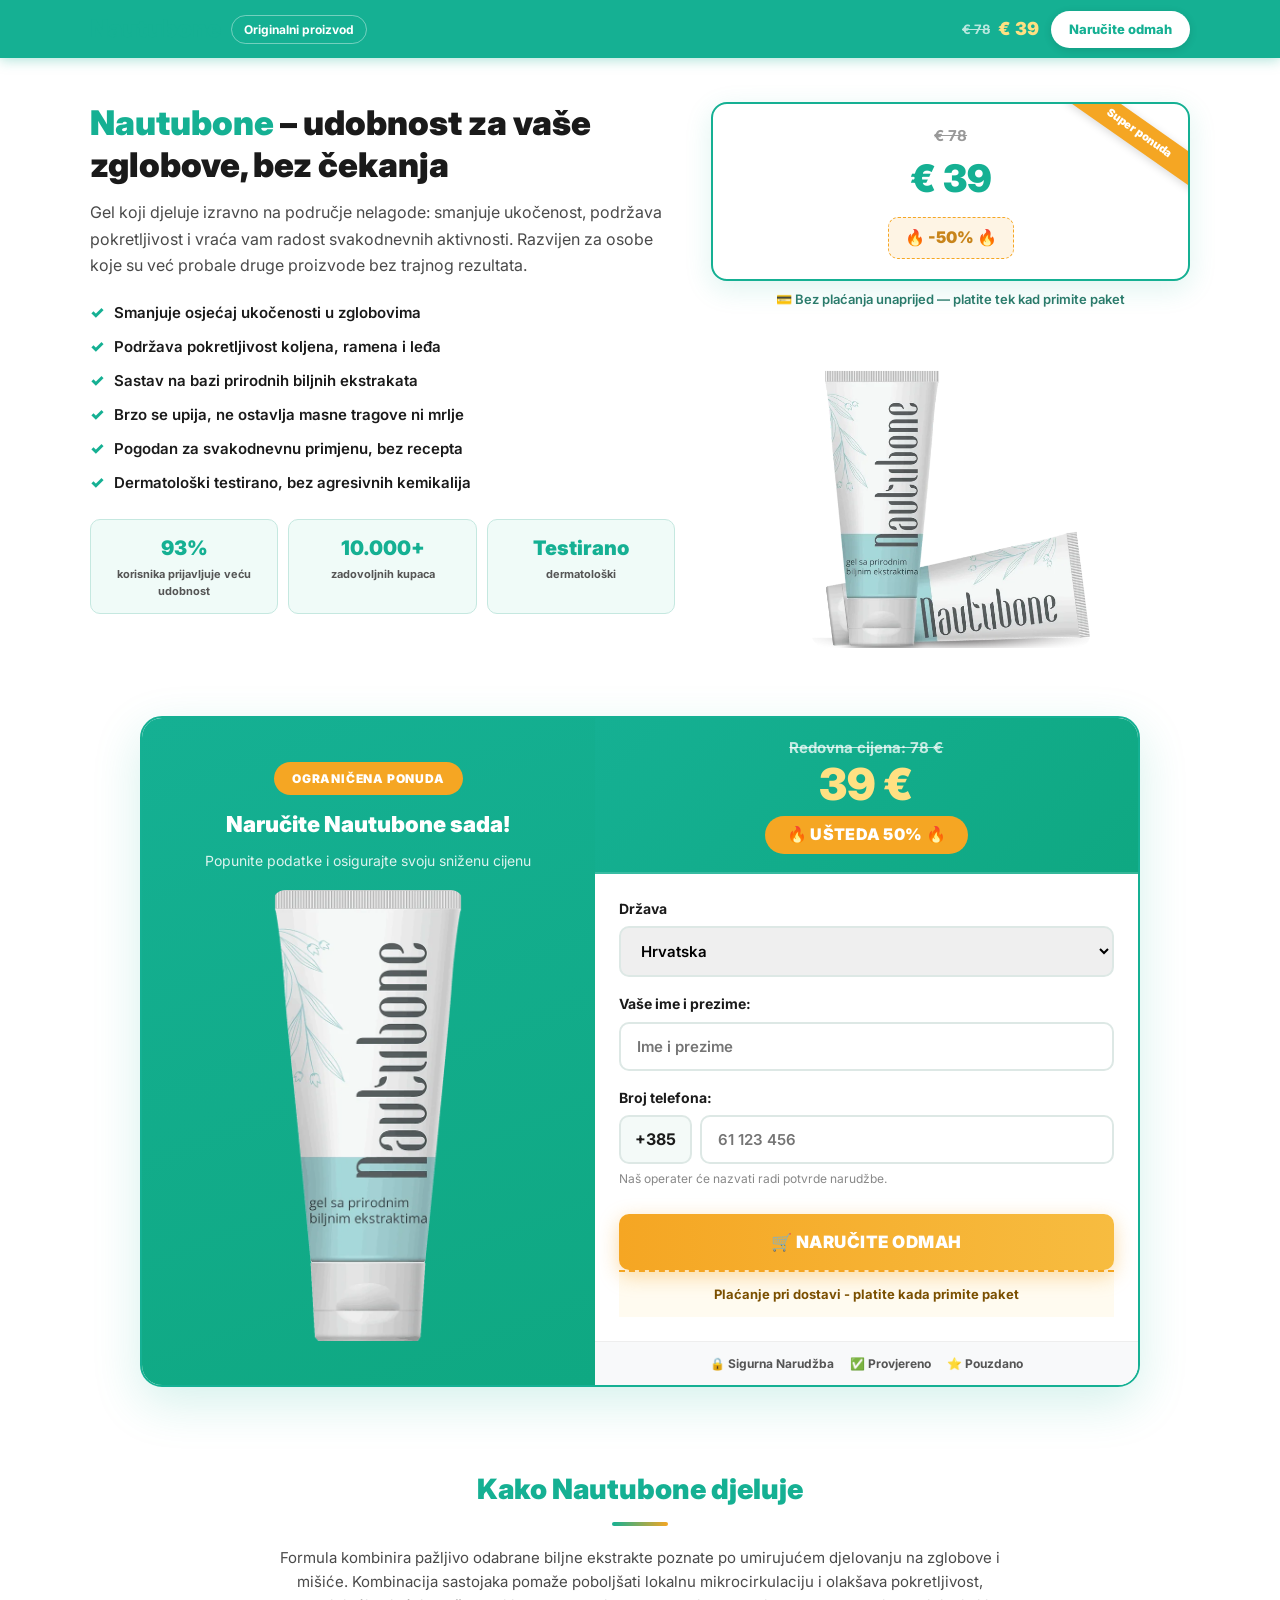
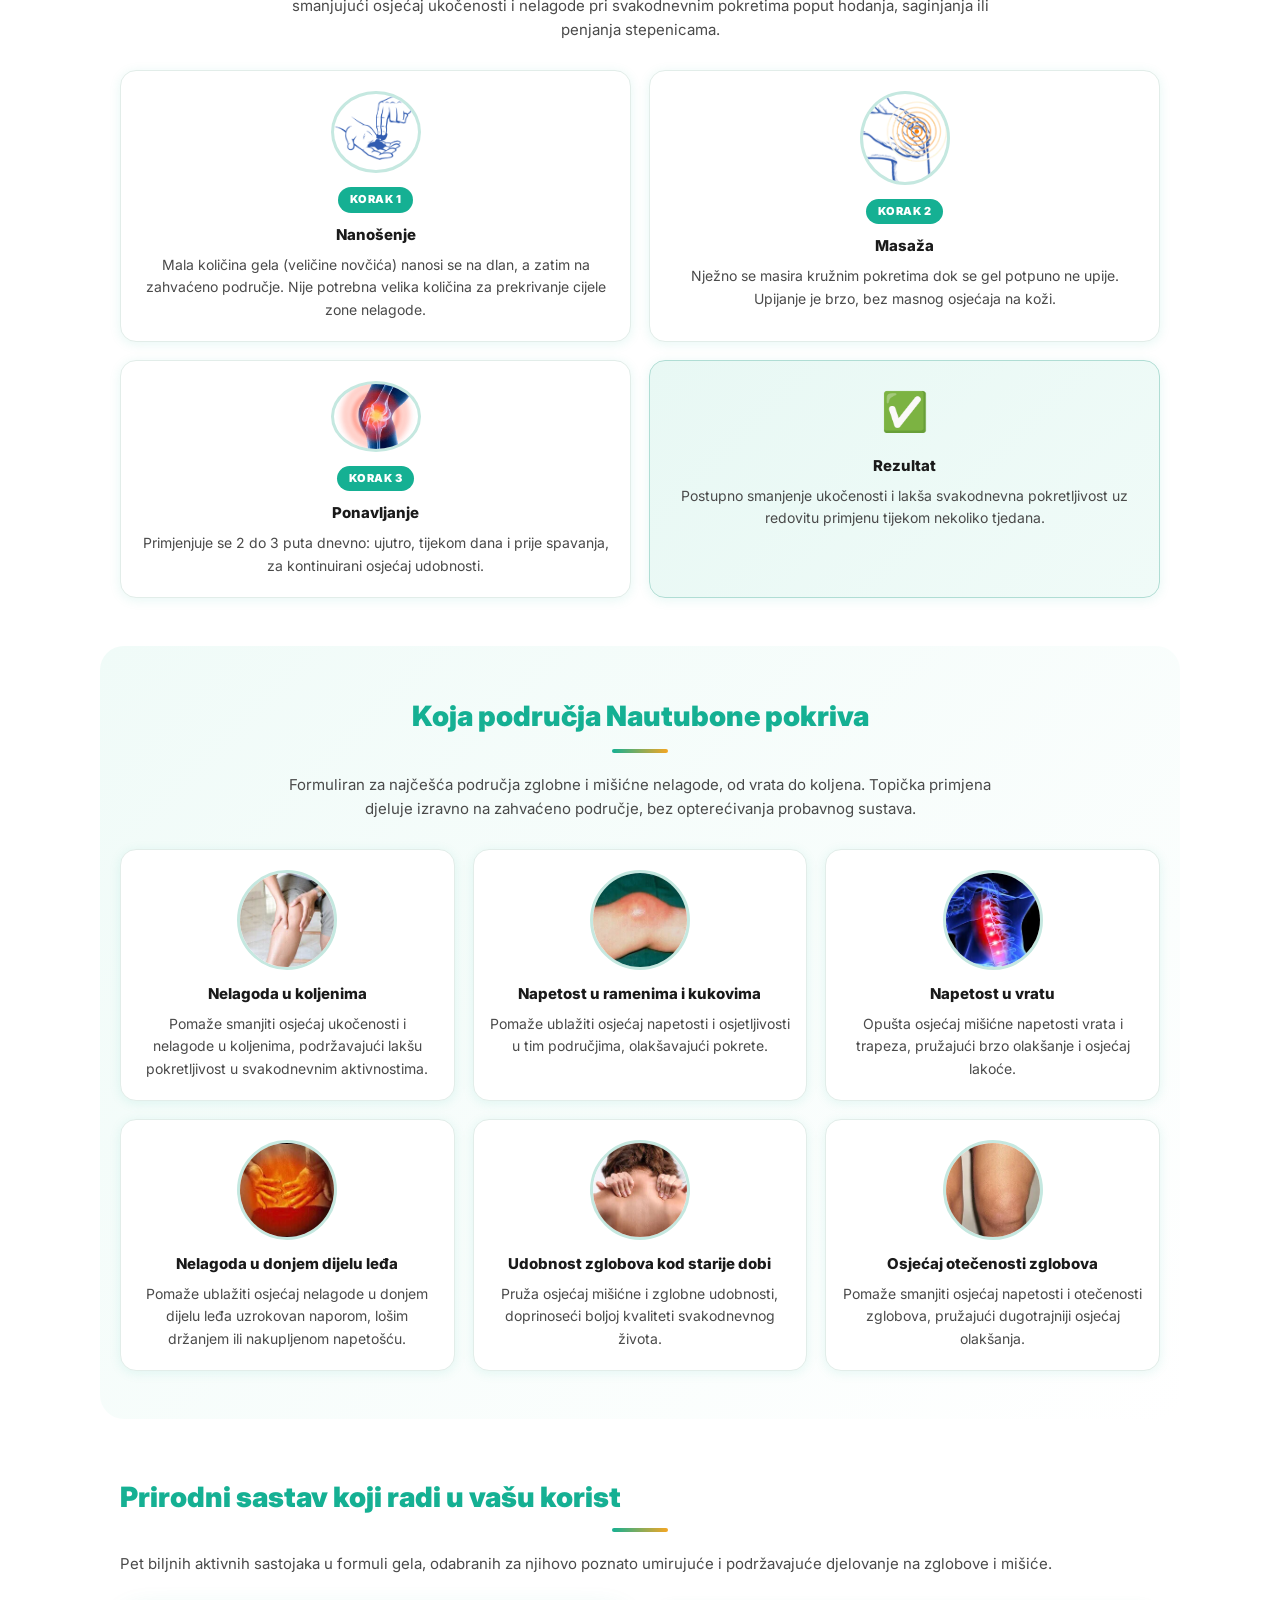
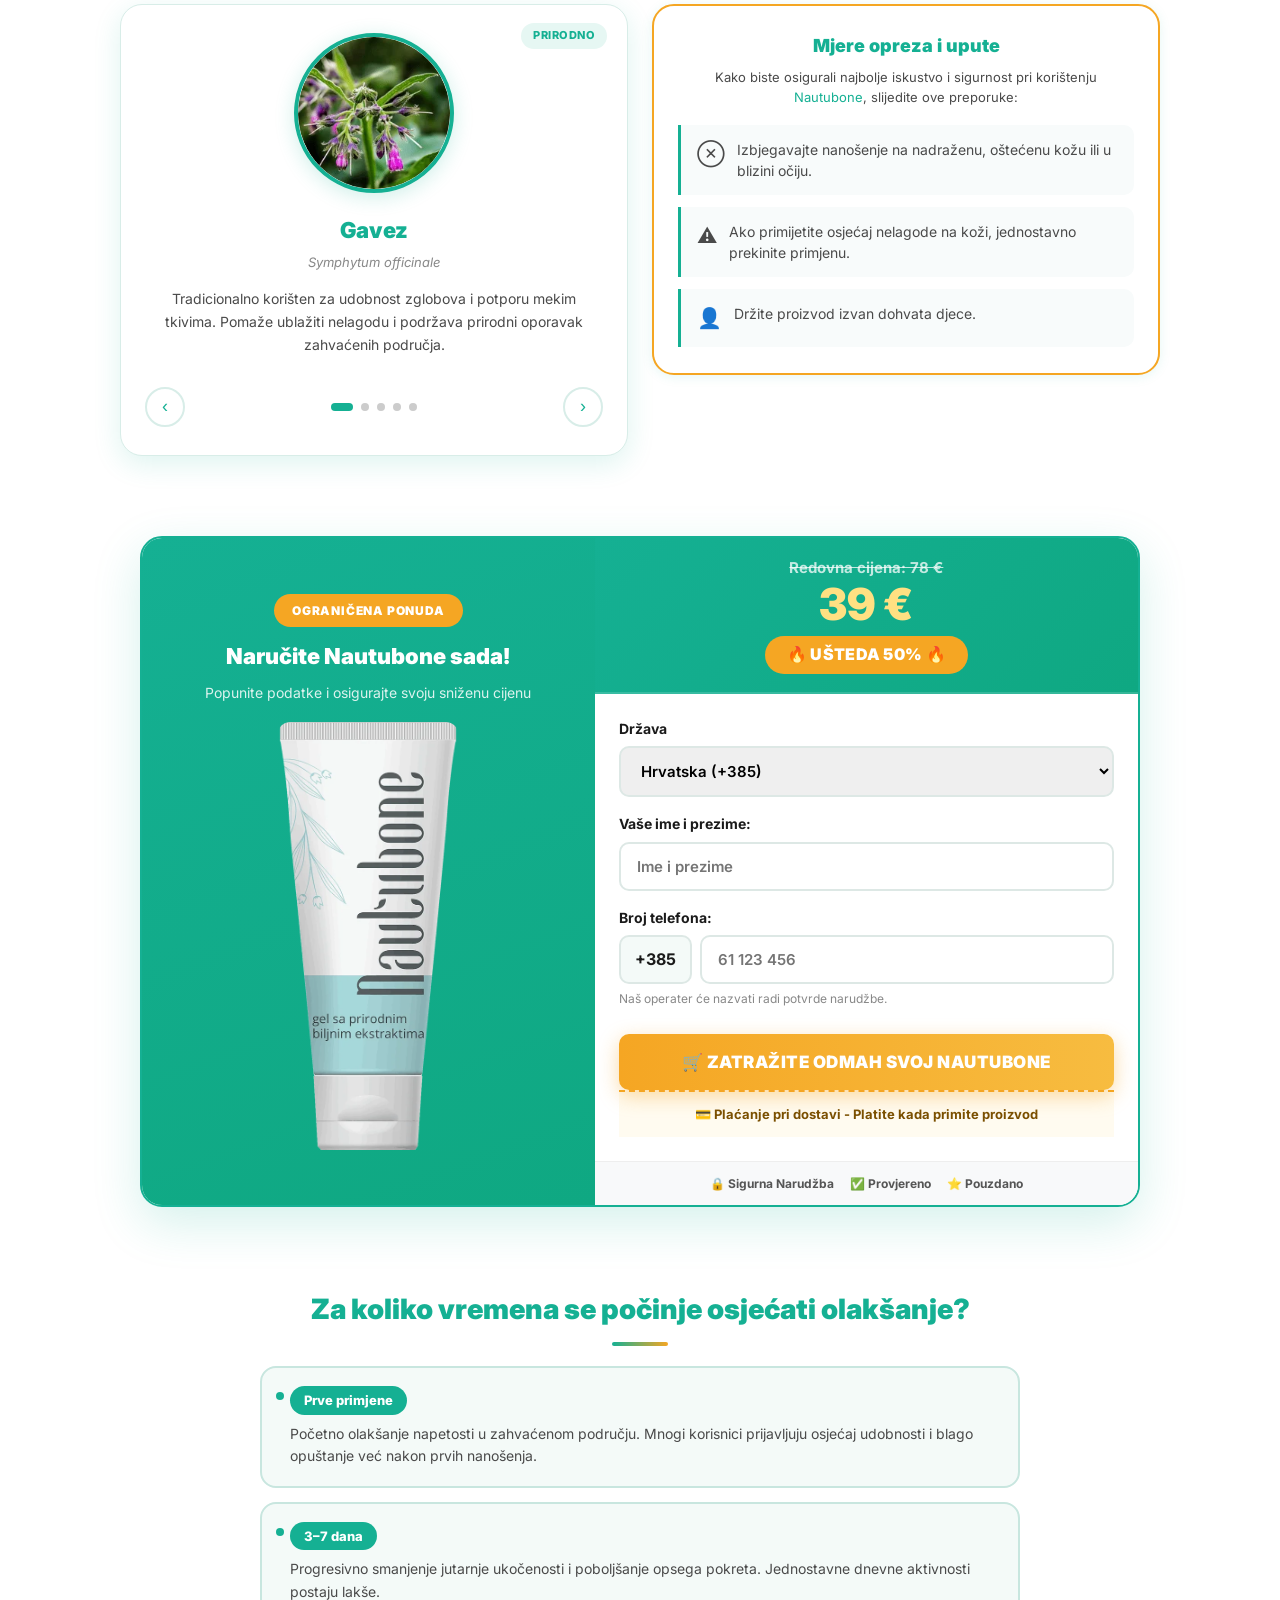
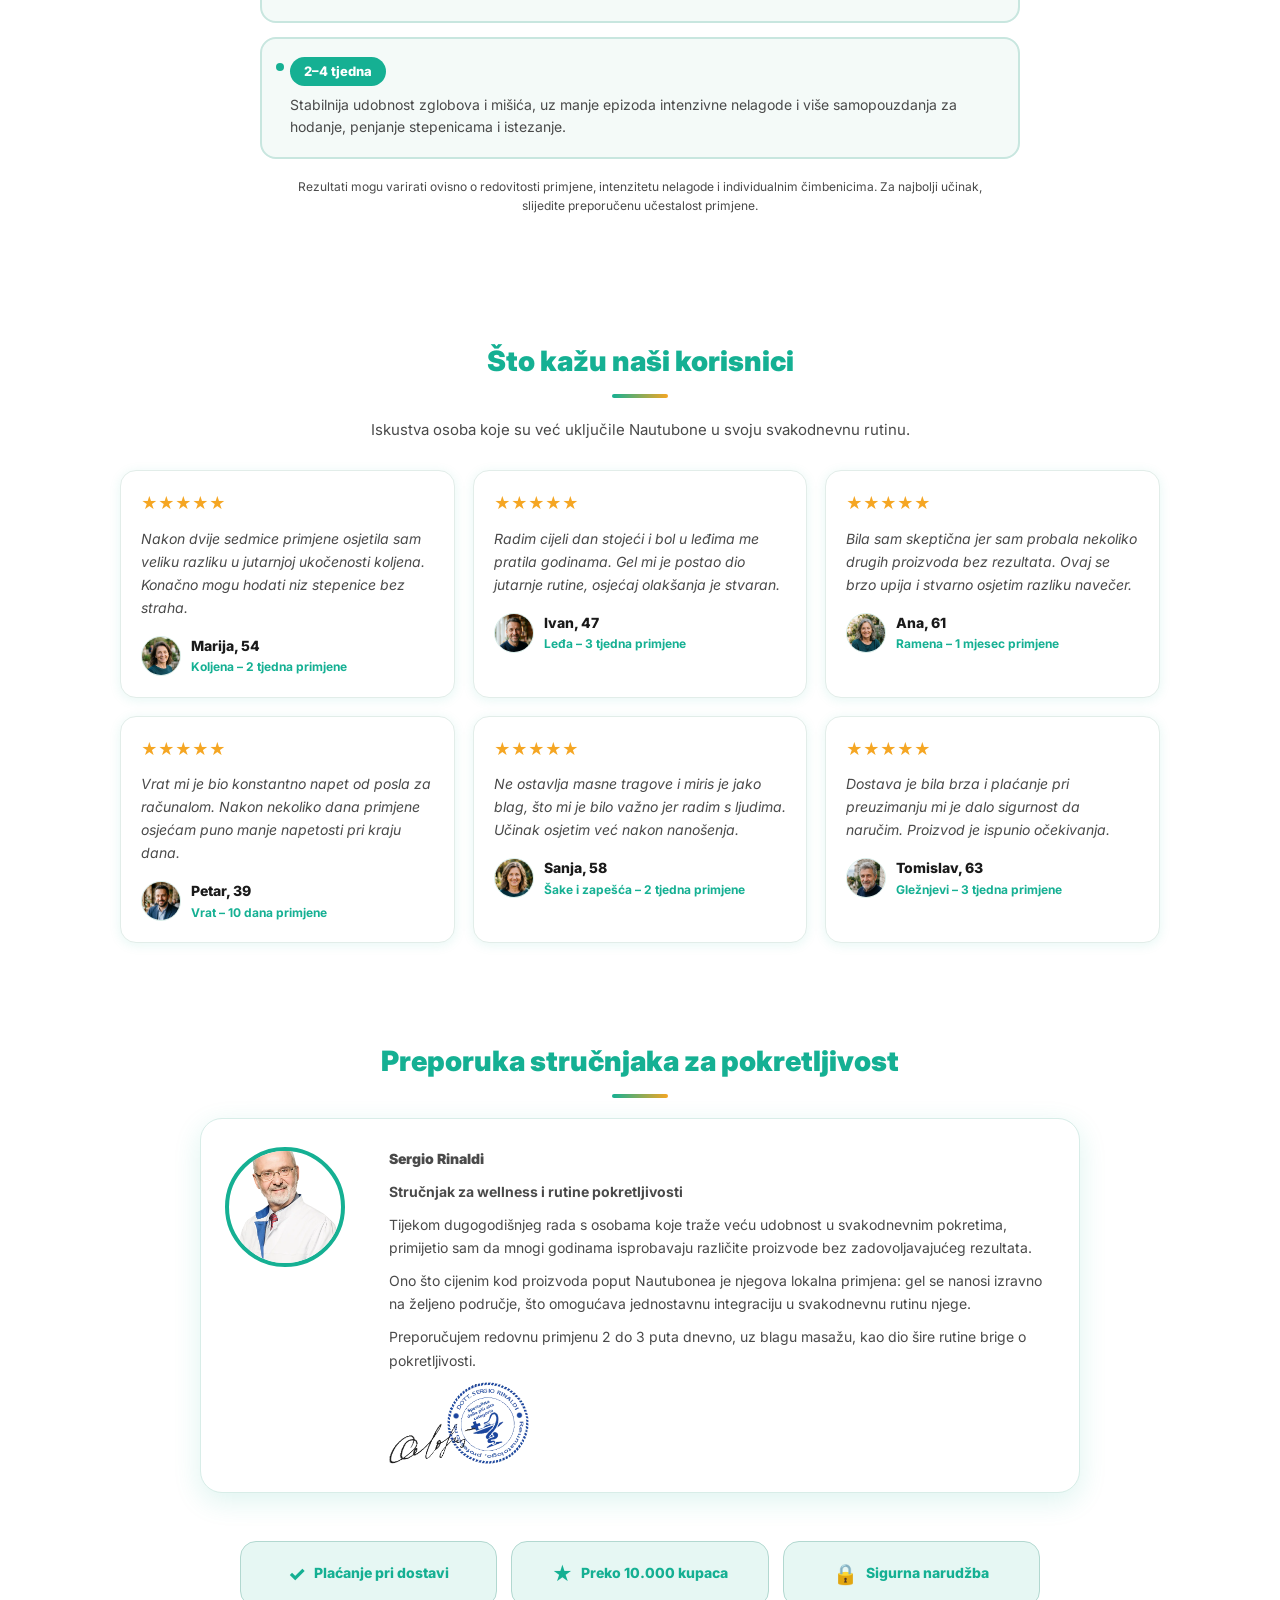
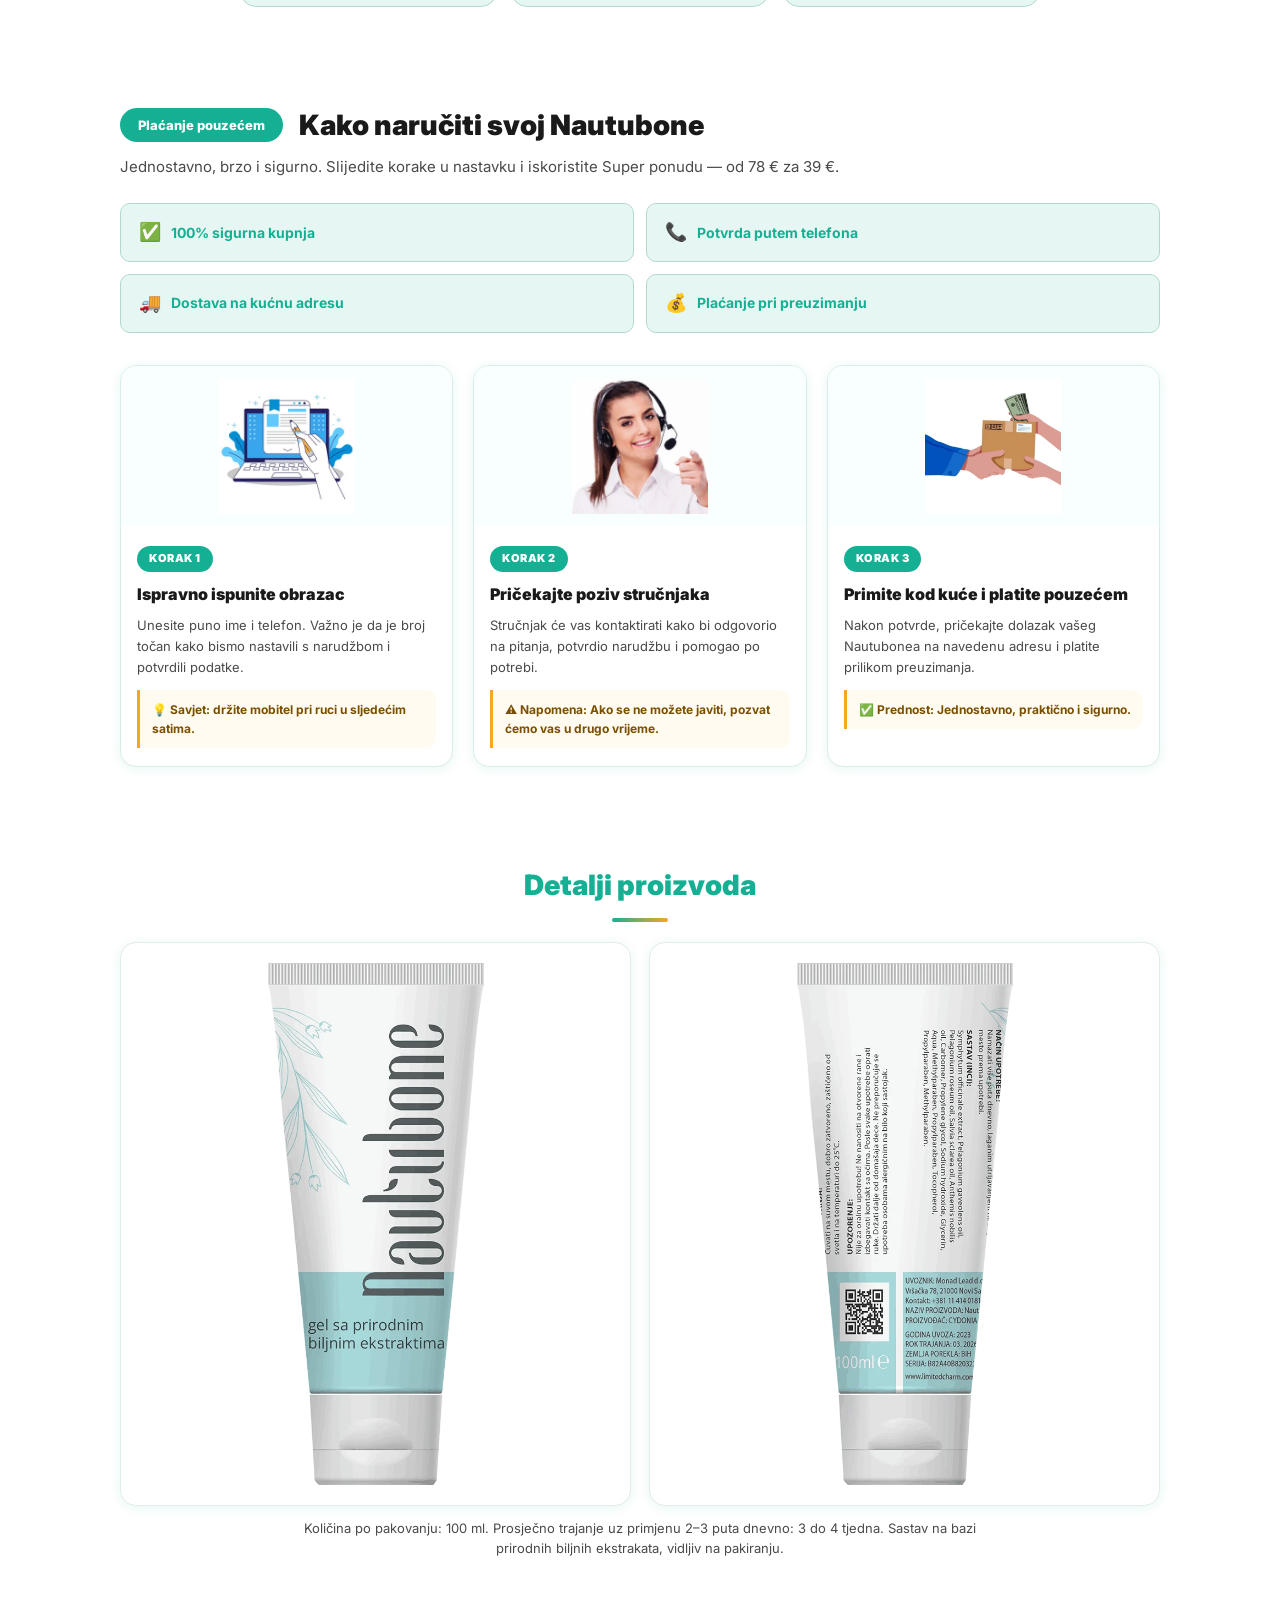
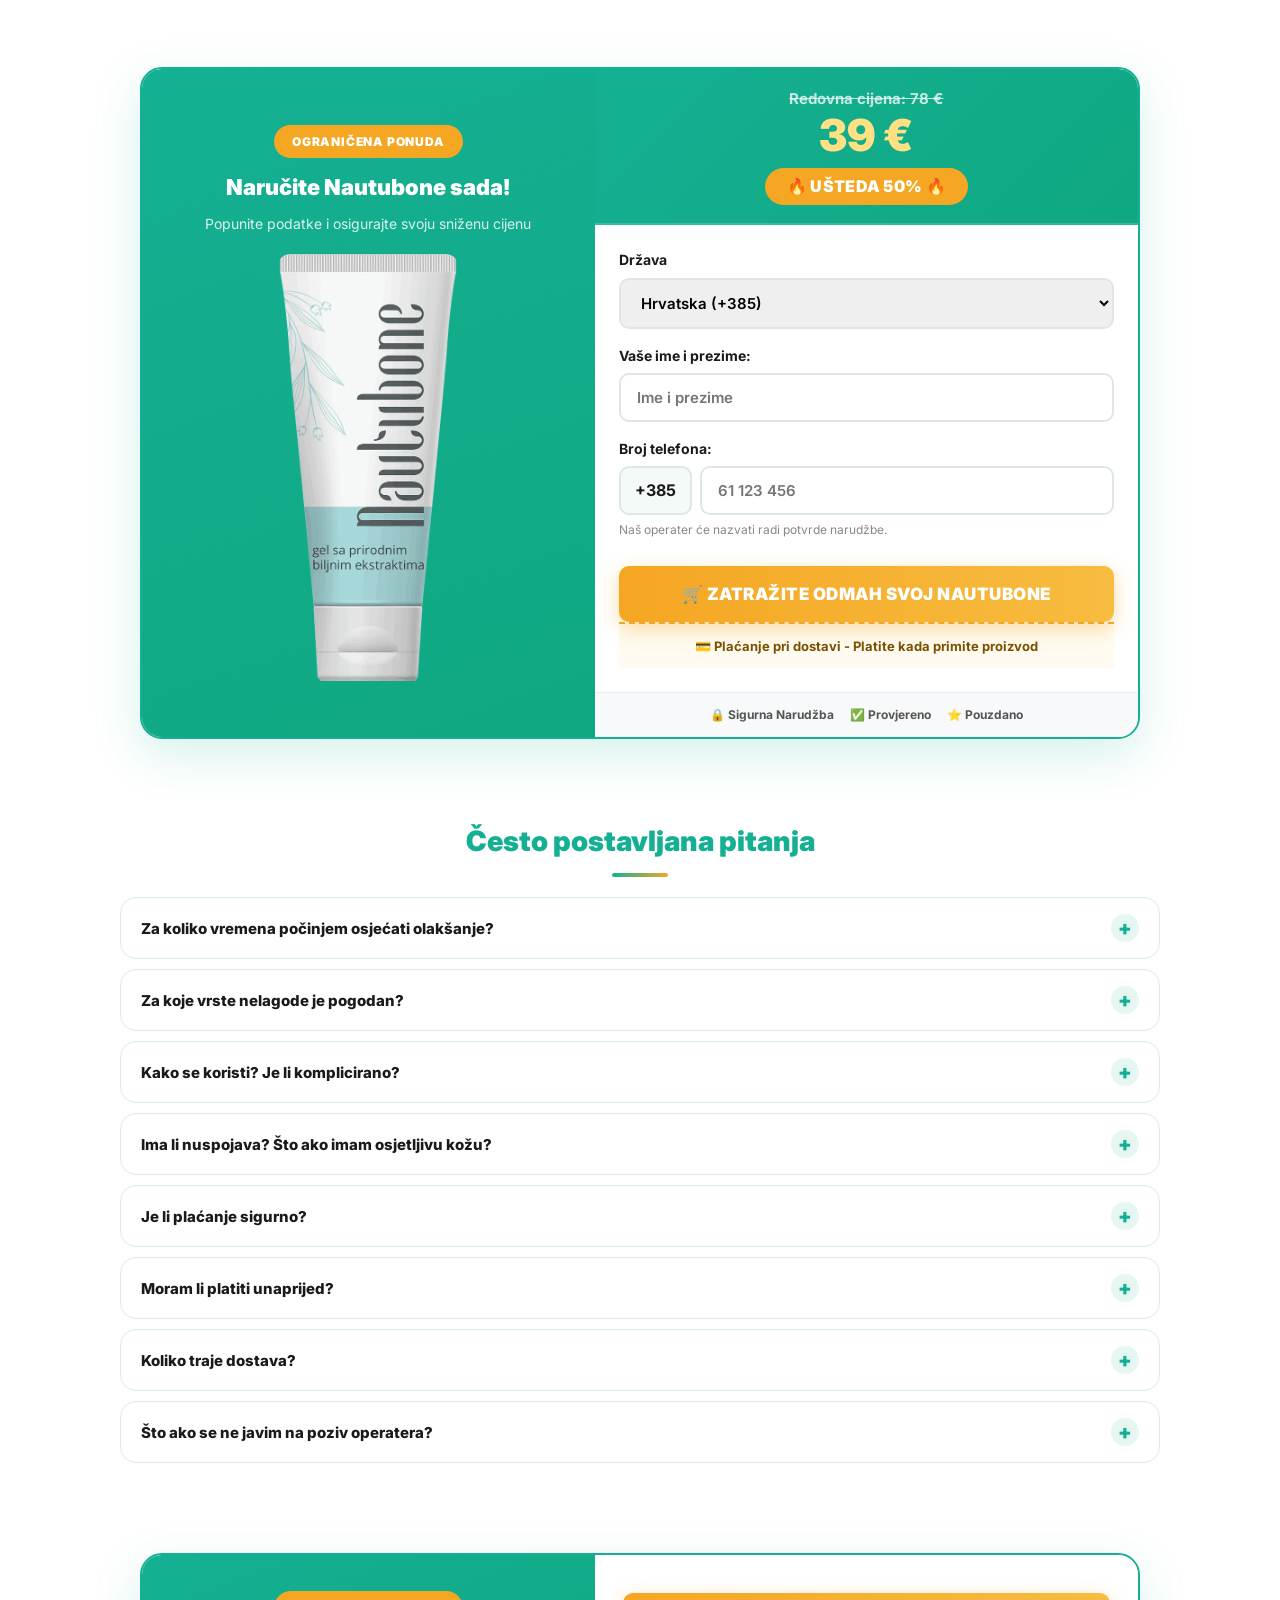
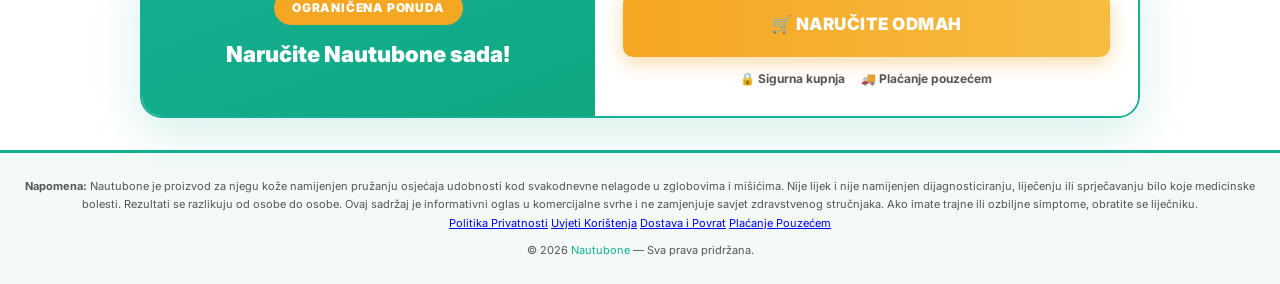
<file: index.html>
<!DOCTYPE html>
<html lang="hr-HR">
<head>
<meta charset="UTF-8">
<title>Nautubone Hrvatska -50% | Gel za Udobnost Zglobova - Plaćanje Pouzećem</title>
<meta name="description" content="Nautubone gel za udobnost zglobova, sada -50% (39€ umjesto 78€). Plaćanje pouzećem - platite tek kad primite paket. Naručite originalni proizvod već danas.">
<meta name="keywords" content="nautubone, nautubone gel, nautubone hrvatska, nautubone cijena, gel za zglobove, plaćanje pouzećem">
<meta name="viewport" content="width=device-width, initial-scale=1">
<meta name="robots" content="index, follow">
<link rel="canonical" href="https://nautubone-hr.vercel.app/">
  <meta name="google-site-verification" content="OZ9y92gjrVGx7BCZrwjEiJqnUBSMea5Pd7iJuMbMOGk" />

<!-- Open Graph -->
<meta property="og:type" content="product">
<meta property="og:title" content="Nautubone -50% | Gel za Udobnost Zglobova - Plaćanje Pouzećem">
<meta property="og:description" content="Gel za udobnost zglobova s prirodnim sastojcima. Plaćanje pouzećem - bez rizika, platite tek kad primite paket.">
<meta property="og:image" content="https://nautubone-hr.vercel.app/img/nautubone_promo_70.webp">
<meta property="og:url" content="https://nautubone-hr.vercel.app/">
<meta property="og:locale" content="hr_HR">
<meta property="og:site_name" content="Nautubone">

<!-- Performance -->
<link rel="preconnect" href="https://fonts.googleapis.com">
<link rel="dns-prefetch" href="https://fonts.googleapis.com">
<link rel="preconnect" href="https://www.googletagmanager.com">
<link rel="dns-prefetch" href="https://www.googletagmanager.com">
<link rel="preload" as="image" href="img/nautubone_promo_70.webp">

<link rel="stylesheet" href="css/style.css">

<!-- Schema Markup combinado: Product + Organization + WebSite + BreadcrumbList + FAQPage -->
<script type="application/ld+json">
{
  "@context": "https://schema.org",
  "@graph": [
    {
      "@type": "Product",
      "@id": "https://nautubone-hr.vercel.app/#product",
      "name": "Nautubone",
      "image": "https://nautubone-hr.vercel.app/img/nautubone_front.webp",
      "description": "Gel za udobnost zglobova na bazi prirodnih biljnih ekstrakata. Brzo se upija, ne ostavlja masne tragove, pogodan za svakodnevnu primjenu.",
      "sku": "NAUTUBONE-100ML",
      "brand": {
        "@type": "Brand",
        "name": "Nautubone"
      },
      "offers": {
        "@type": "Offer",
        "url": "https://nautubone-hr.vercel.app/",
        "priceCurrency": "EUR",
        "price": "39",
        "availability": "https://schema.org/InStock",
        "priceValidUntil": "2026-12-31"
      },
      "aggregateRating": {
        "@type": "AggregateRating",
        "ratingValue": "4.8",
        "reviewCount": "127"
      },
      "review": [
        {
          "@type": "Review",
          "author": { "@type": "Person", "name": "Marija" },
          "reviewRating": { "@type": "Rating", "ratingValue": "5" },
          "reviewBody": "Nakon dvije sedmice primjene osjetila sam veliku razliku u jutarnjoj ukočenosti koljena."
        },
        {
          "@type": "Review",
          "author": { "@type": "Person", "name": "Ivan" },
          "reviewRating": { "@type": "Rating", "ratingValue": "5" },
          "reviewBody": "Gel mi je postao dio jutarnje rutine, osjećaj olakšanja je stvaran."
        }
      ]
    },
    {
      "@type": "Organization",
      "@id": "https://nautubone-hr.vercel.app/#organization",
      "name": "Nautubone",
      "url": "https://nautubone-hr.vercel.app/",
      "logo": "https://nautubone-hr.vercel.app/img/nautubone_front.webp"
    },
    {
      "@type": "WebSite",
      "@id": "https://nautubone-hr.vercel.app/#website",
      "url": "https://nautubone-hr.vercel.app/",
      "name": "Nautubone",
      "publisher": { "@id": "https://nautubone-hr.vercel.app/#organization" }
    },
    {
      "@type": "BreadcrumbList",
      "@id": "https://nautubone-hr.vercel.app/#breadcrumb",
      "itemListElement": [
        {
          "@type": "ListItem",
          "position": 1,
          "name": "Početna",
          "item": "https://nautubone-hr.vercel.app/"
        },
        {
          "@type": "ListItem",
          "position": 2,
          "name": "Nautubone Gel"
        }
      ]
    },
    {
      "@type": "FAQPage",
      "@id": "https://nautubone-hr.vercel.app/#faq",
      "mainEntity": [
        {
          "@type": "Question",
          "name": "Je li plaćanje sigurno s Nautubone narudžbom?",
          "acceptedAnswer": {
            "@type": "Answer",
            "text": "Da. Plaćanje se vrši isključivo pouzećem, izravno dostavljaču prilikom preuzimanja. Ne unosite podatke kartice online i ne plaćate ništa unaprijed."
          }
        },
        {
          "@type": "Question",
          "name": "Moram li platiti unaprijed za Nautubone?",
          "acceptedAnswer": {
            "@type": "Answer",
            "text": "Ne. Nautubone se naručuje bez plaćanja unaprijed. Iznos se plaća tek u trenutku kada paket stigne na vašu adresu."
          }
        },
        {
          "@type": "Question",
          "name": "Koliko traje dostava Nautubone gela u Hrvatskoj?",
          "acceptedAnswer": {
            "@type": "Answer",
            "text": "Operater potvrđuje procijenjeni rok dostave telefonskim putem nakon potvrde narudžbe, ovisno o regiji unutar Hrvatske."
          }
        },
        {
          "@type": "Question",
          "name": "Je li Nautubone originalni proizvod?",
          "acceptedAnswer": {
            "@type": "Answer",
            "text": "Da. Nautubone naručen putem ove stranice je originalni proizvod, isporučen direktno od ovlaštenog distributera, bez posrednika."
          }
        },
        {
          "@type": "Question",
          "name": "Što ako ne mogu odgovoriti na poziv operatera?",
          "acceptedAnswer": {
            "@type": "Answer",
            "text": "Nema problema. Operater će pokušati ponovni kontakt u drugom terminu kako bi se narudžba potvrdila."
          }
        }
      ]
    }
  ]
}
</script>
<script defer
  data-tag="CDrLKRe2qV0MPQ84y0wNMz"
  src="https://cdn.cckdl.com/js/base.min.js">
</script>

  <!-- Google tag (gtag.js) -->
<script async src="https://www.googletagmanager.com/gtag/js?id=AW-18156534362"></script>
<script>
  window.dataLayer = window.dataLayer || [];
  function gtag(){dataLayer.push(arguments);}
  gtag('js', new Date());

  gtag('config', 'AW-18156534362');
</script>
</head>
<body>
<!-- HEADER STICKY -->
<header class="lp-header">
  <div class="lp-header-wrap">
    <div class="lp-header-left">
      <span class="lp-brand produto-nome">Nautubone</span>
      <span class="lp-chip">Originalni proizvod</span>
    </div>
    <div class="lp-header-right">
      <div class="lp-header-promo">
        <span class="old" id="price-old-value-sticky"></span>
        <span class="new" id="price-new-value-sticky"></span>
      </div>
      <a href="#formulario-oferta" class="lp-header-cta" id="header-cta-text"></a>
    </div>
  </div>
</header>

<!-- HERO -->
<section class="hero">
  <div class="hero-col-left">
    <h1><span class="produto-nome destaque">Nautubone</span> – udobnost za vaše zglobove, bez čekanja</h1>
    <p class="sub">Gel koji djeluje izravno na područje nelagode: smanjuje ukočenost, podržava pokretljivost i vraća vam radost svakodnevnih aktivnosti. Razvijen za osobe koje su već probale druge proizvode bez trajnog rezultata.</p>

    <ul class="beneficios">
      <li>Smanjuje osjećaj ukočenosti u zglobovima</li>
      <li>Podržava pokretljivost koljena, ramena i leđa</li>
      <li>Sastav na bazi prirodnih biljnih ekstrakata</li>
      <li>Brzo se upija, ne ostavlja masne tragove ni mrlje</li>
      <li>Pogodan za svakodnevnu primjenu, bez recepta</li>
      <li>Dermatološki testirano, bez agresivnih kemikalija</li>
    </ul>

    <div class="quick-facts">
      <div><strong>93%</strong><span>korisnika prijavljuje veću udobnost</span></div>
      <div><strong>10.000+</strong><span>zadovoljnih kupaca</span></div>
      <div><strong>Testirano</strong><span>dermatološki</span></div>
    </div>
  </div>

  <div class="hero-col-right">
    <div class="oferta-card">
      <div id="price-old-value"></div>
      <div id="price-new-value"></div>
      <div id="price-discount-value"></div>
    </div>
    <p style="text-align:center;font-size:13px;color:#2c7a6b;font-weight:600;margin-top:8px;">💳 Bez plaćanja unaprijed — platite tek kad primite paket</p>
    <!-- Imagem hero principal -->
    <img class="product-pulse" src="img/nautubone_promo_70.webp" alt="Nautubone gel - dvije bočice"
      style="max-width:280px;margin:20px auto 0;">
  </div>
</section>

<!-- ══ FORMULÁRIO 1 ═══════════════════════════════ -->
<div class="form-container" id="formulario-oferta">
  <div class="form-two-columns">
    <div class="left-column" style="text-align:center;">
      <div class="form-badge" id="form-badge"></div>
      <h2 class="form-title" id="form-title"></h2>
      <p class="form-subtitle" id="form-subtitle"></p>
      <img class="product-pulse" src="img/nautubone_front.webp" alt="Nautubone gel"
        style="max-width:190px;margin:0 auto;border-radius:12px;">
    </div>
    <div class="right-column">
      <div class="form-price-box">
        <span class="old" id="form-price-old"></span>
        <span class="new" id="form-price-new"></span>
        <span class="disc" id="form-price-disc"></span>
      </div>
      <div class="form-wrapper">
        <form id="order_form" method="post">
          <div class="form-group">
            <label class="form-label" id="label-pais" for="country_code_selector"></label>
            <select class="form-input" id="country_code_selector" name="country" required>
              <option id="pais-option" value="" selected></option>
            </select>
          </div>
          <div class="form-group">
            <label class="form-label" id="label-nome" for="label_name"></label>
            <input class="form-input" id="label_name" name="name" type="text" autocomplete="name" required>
          </div>
          <div class="form-group">
            <label class="form-label" id="label-telefone" for="label_phone"></label>
            <div class="phone-group">
              <span class="phone-ddi" id="phone-ddi"></span>
              <input class="form-input" id="label_phone" name="phone" type="tel" autocomplete="tel" required>
            </div>
            <small class="form-help" id="ajuda-telefone"></small>
          </div>
          <button type="submit" class="cta-button"><span id="cta-button-text"></span></button>
        </form>
        <div class="payment-info"><p id="payment-info-text"></p></div>
      </div>
      <div class="form-trust">
        <div class="form-trust-item">🔒 Sigurna Narudžba</div>
        <div class="form-trust-item">✅ Provjereno</div>
        <div class="form-trust-item">⭐ Pouzdano</div>
      </div>
    </div>
  </div>
</div>

<!-- MECANISMO -->
<section class="section anim">
  <h2>Kako <span class="produto-nome">Nautubone</span> djeluje</h2>
  <div class="section-divider"></div>
  <p class="lead">Formula kombinira pažljivo odabrane biljne ekstrakte poznate po umirujućem djelovanju na zglobove i mišiće. Kombinacija sastojaka pomaže poboljšati lokalnu mikrocirkulaciju i olakšava pokretljivost, smanjujući osjećaj ukočenosti i nelagode pri svakodnevnim pokretima poput hodanja, saginjanja ili penjanja stepenicama.</p>
  <div class="grid-cards">
    <div class="card-simple anim">
      <img src="img/htu-item1.webp" alt="Nanošenje gela" style="max-width:90px;margin:0 auto 12px;border-radius:50%;border:3px solid #c5e8e0;">
      <span class="step-badge">Korak 1</span>
      <strong>Nanošenje</strong><p>Mala količina gela (veličine novčića) nanosi se na dlan, a zatim na zahvaćeno područje. Nije potrebna velika količina za prekrivanje cijele zone nelagode.</p>
    </div>
    <div class="card-simple anim">
      <img src="img/htu-item2.webp" alt="Masaža gela" style="max-width:90px;margin:0 auto 12px;border-radius:50%;border:3px solid #c5e8e0;">
      <span class="step-badge">Korak 2</span>
      <strong>Masaža</strong><p>Nježno se masira kružnim pokretima dok se gel potpuno ne upije. Upijanje je brzo, bez masnog osjećaja na koži.</p>
    </div>
    <div class="card-simple anim">
      <img src="img/block-bg3.webp" alt="Redovna primjena" style="max-width:90px;margin:0 auto 12px;border-radius:50%;border:3px solid #c5e8e0;">
      <span class="step-badge">Korak 3</span>
      <strong>Ponavljanje</strong><p>Primjenjuje se 2 do 3 puta dnevno: ujutro, tijekom dana i prije spavanja, za kontinuirani osjećaj udobnosti.</p>
    </div>
    <div class="card-simple anim" style="background:linear-gradient(135deg,#e8f8f4,#f0fbf8);border-color:#b0ddd4;">
      <div style="font-size:38px;margin:0 auto 12px;">✅</div>
      <strong>Rezultat</strong><p>Postupno smanjenje ukočenosti i lakša svakodnevna pokretljivost uz redovitu primjenu tijekom nekoliko tjedana.</p>
    </div>
  </div>
</section>

<!-- ÁREAS DE DESCONFORTO -->
<section class="section anim" style="background:linear-gradient(135deg,#f0fbf8 0%,#fff 100%);border-radius:24px;max-width:1080px;margin:0 auto 8px;">
  <h2>Koja područja Nautubone pokriva</h2>
  <div class="section-divider"></div>
  <p class="lead">Formuliran za najčešća područja zglobne i mišićne nelagode, od vrata do koljena. Topička primjena djeluje izravno na zahvaćeno područje, bez opterećivanja probavnog sustava.</p>
  <div class="grid-cards" style="grid-template-columns:repeat(3,1fr);">
    <div class="card-simple anim">
      <img src="img/artrite_artrose.webp" alt="Nelagoda u koljenima" style="max-width:100px;border-radius:50%;margin:0 auto 12px;border:3px solid #c5e8e0;">
      <strong>Nelagoda u koljenima</strong><p>Pomaže smanjiti osjećaj ukočenosti i nelagode u koljenima, podržavajući lakšu pokretljivost u svakodnevnim aktivnostima.</p>
    </div>
    <div class="card-simple anim">
      <img src="img/bursite.webp" alt="Napetost u ramenima i kukovima" style="max-width:100px;border-radius:50%;margin:0 auto 12px;border:3px solid #c5e8e0;">
      <strong>Napetost u ramenima i kukovima</strong><p>Pomaže ublažiti osjećaj napetosti i osjetljivosti u tim područjima, olakšavajući pokrete.</p>
    </div>
    <div class="card-simple anim">
      <img src="img/cervicalgia.webp" alt="Napetost u vratu" style="max-width:100px;border-radius:50%;margin:0 auto 12px;border:3px solid #c5e8e0;">
      <strong>Napetost u vratu</strong><p>Opušta osjećaj mišićne napetosti vrata i trapeza, pružajući brzo olakšanje i osjećaj lakoće.</p>
    </div>
    <div class="card-simple anim">
      <img src="img/dor_forte.webp" alt="Nelagoda u donjem dijelu leđa" style="max-width:100px;border-radius:50%;margin:0 auto 12px;border:3px solid #c5e8e0;">
      <strong>Nelagoda u donjem dijelu leđa</strong><p>Pomaže ublažiti osjećaj nelagode u donjem dijelu leđa uzrokovan naporom, lošim držanjem ili nakupljenom napetošću.</p>
    </div>
    <div class="card-simple anim">
      <img src="img/osteocondrose_osteoporose.webp" alt="Udobnost zglobova kod starije dobi" style="max-width:100px;border-radius:50%;margin:0 auto 12px;border:3px solid #c5e8e0;">
      <strong>Udobnost zglobova kod starije dobi</strong><p>Pruža osjećaj mišićne i zglobne udobnosti, doprinoseći boljoj kvaliteti svakodnevnog života.</p>
    </div>
    <div class="card-simple anim">
      <img src="img/sinovite.webp" alt="Osjećaj otečenosti zglobova" style="max-width:100px;border-radius:50%;margin:0 auto 12px;border:3px solid #c5e8e0;">
      <strong>Osjećaj otečenosti zglobova</strong><p>Pomaže smanjiti osjećaj napetosti i otečenosti zglobova, pružajući dugotrajniji osjećaj olakšanja.</p>
    </div>
  </div>
</section>

<!-- ══ INGREDIENTES CAROUSEL ══════════════════════ -->
<section class="ingredients-section anim">
  <h2>Prirodni sastav koji radi u vašu korist</h2>
  <div class="section-divider"></div>
  <p class="lead">Pet biljnih aktivnih sastojaka u formuli gela, odabranih za njihovo poznato umirujuće i podržavajuće djelovanje na zglobove i mišiće.</p>

  <div class="ingredients-layout">
    <!-- Carousel -->
    <div class="carousel-wrap">
      <span class="carousel-badge">Prirodno</span>
      <div class="carousel-img-wrap">
        <img id="carousel-img" src="img/Symphytum_officinale.webp" alt="Ingredient">
      </div>
      <div class="carousel-name" id="carousel-name">Gavez</div>
      <div class="carousel-latin" id="carousel-latin">Symphytum officinale</div>
      <div class="carousel-desc" id="carousel-desc">Tradicionalno korišten za udobnost zglobova i potporu mekim tkivima. Pomaže ublažiti nelagodu i podržava prirodni oporavak zahvaćenih područja.</div>
      <div class="carousel-nav">
        <button class="carousel-arrow" id="carousel-prev" aria-label="Prethodni">&#8249;</button>
        <div class="carousel-dots" id="carousel-dots"></div>
        <button class="carousel-arrow" id="carousel-next" aria-label="Sljedeći">&#8250;</button>
      </div>
    </div>

    <!-- Precautions -->
    <div class="precautions-panel anim">
      <h3>Mjere opreza i upute</h3>
      <p class="prec-sub">Kako biste osigurali najbolje iskustvo i sigurnost pri korištenju <span class="produto-nome">Nautubone</span>, slijedite ove preporuke:</p>
      <div class="prec-item">
        <span class="prec-icon">⊗</span>
        <span>Izbjegavajte nanošenje na nadraženu, oštećenu kožu ili u blizini očiju.</span>
      </div>
      <div class="prec-item">
        <span class="prec-icon">⚠</span>
        <span>Ako primijetite osjećaj nelagode na koži, jednostavno prekinite primjenu.</span>
      </div>
      <div class="prec-item">
        <span class="prec-icon">👤</span>
        <span>Držite proizvod izvan dohvata djece.</span>
      </div>
    </div>
  </div>
</section>

<!-- ══ FORMULÁRIO 2 — após ingredientes ══════════ -->
<div class="form-container anim" id="formulario-oferta-2">
  <div class="form-two-columns">
    <div class="left-column" style="text-align:center;">
      <div class="form-badge">OGRANIČENA PONUDA</div>
      <h2 class="form-title">Naručite Nautubone sada!</h2>
      <p class="form-subtitle">Popunite podatke i osigurajte svoju sniženu cijenu</p>
      <img class="product-pulse" src="img/nautubone_front.webp" alt="Nautubone gel"
        style="max-width:180px;margin:0 auto;border-radius:12px;">
    </div>
    <div class="right-column">
      <div class="form-price-box">
        <span class="old" id="form2-price-old"></span>
        <span class="new" id="form2-price-new"></span>
        <span class="disc" id="form2-price-disc"></span>
      </div>
      <div class="form-wrapper">
        <form id="order_form_2" method="post">
          <div class="form-group">
            <label class="form-label" for="country_f2">Država</label>
            <select class="form-input" id="country_f2" name="country" required>
              <option value="HR" selected>Hrvatska (+385)</option>
            </select>
          </div>
          <div class="form-group">
            <label class="form-label" for="name_f2">Vaše ime i prezime:</label>
            <input class="form-input" id="name_f2" name="name" type="text" autocomplete="name" placeholder="Ime i prezime" required>
          </div>
          <div class="form-group">
            <label class="form-label" for="phone_f2">Broj telefona:</label>
            <div class="phone-group">
              <span class="phone-ddi">+385</span>
              <input class="form-input" id="phone_f2" name="phone" type="tel" autocomplete="tel" placeholder="61 123 456" required>
            </div>
            <small class="form-help">Naš operater će nazvati radi potvrde narudžbe.</small>
          </div>
          <button type="submit" class="cta-button">🛒 ZATRAŽITE ODMAH SVOJ NAUTUBONE</button>
        </form>
        <div class="payment-info"><p>💳 Plaćanje pri dostavi - Platite kada primite proizvod</p></div>
      </div>
      <div class="form-trust">
        <div class="form-trust-item">🔒 Sigurna Narudžba</div>
        <div class="form-trust-item">✅ Provjereno</div>
        <div class="form-trust-item">⭐ Pouzdano</div>
      </div>
    </div>
  </div>
</div>

<!-- TIMELINE -->
<section class="section anim">
  <h2>Za koliko vremena se počinje osjećati olakšanje?</h2>
  <div class="section-divider"></div>
  <div class="timeline">
    <div class="card anim"><span class="when">Prve primjene</span><p>Početno olakšanje napetosti u zahvaćenom području. Mnogi korisnici prijavljuju osjećaj udobnosti i blago opuštanje već nakon prvih nanošenja.</p></div>
    <div class="card anim"><span class="when">3–7 dana</span><p>Progresivno smanjenje jutarnje ukočenosti i poboljšanje opsega pokreta. Jednostavne dnevne aktivnosti postaju lakše.</p></div>
    <div class="card anim"><span class="when">2–4 tjedna</span><p>Stabilnija udobnost zglobova i mišića, uz manje epizoda intenzivne nelagode i više samopouzdanja za hodanje, penjanje stepenicama i istezanje.</p></div>
  </div>
  <p class="lead" style="margin-top:18px;font-size:12px;">Rezultati mogu varirati ovisno o redovitosti primjene, intenzitetu nelagode i individualnim čimbenicima. Za najbolji učinak, slijedite preporučenu učestalost primjene.</p>
</section>

<!-- DEPOIMENTOS -->
<section class="section anim">
  <h2>Što kažu naši korisnici</h2>
  <div class="section-divider"></div>
  <p class="lead">Iskustva osoba koje su već uključile Nautubone u svoju svakodnevnu rutinu.</p>
  <div class="testimonials-grid">
    <div class="testimonial-card anim">
      <div class="testimonial-stars">★★★★★</div>
      <p class="testimonial-text">Nakon dvije sedmice primjene osjetila sam veliku razliku u jutarnjoj ukočenosti koljena. Konačno mogu hodati niz stepenice bez straha.</p>
      <div class="testimonial-author">
        <img class="testimonial-avatar" src="img/avatar_marija.png" alt="Marija">
        <div><div class="testimonial-name">Marija, 54</div><div class="testimonial-result">Koljena – 2 tjedna primjene</div></div>
      </div>
    </div>
    <div class="testimonial-card anim">
      <div class="testimonial-stars">★★★★★</div>
      <p class="testimonial-text">Radim cijeli dan stojeći i bol u leđima me pratila godinama. Gel mi je postao dio jutarnje rutine, osjećaj olakšanja je stvaran.</p>
      <div class="testimonial-author">
        <img class="testimonial-avatar" src="img/avatar_ivan.png" alt="Ivan">
        <div><div class="testimonial-name">Ivan, 47</div><div class="testimonial-result">Leđa – 3 tjedna primjene</div></div>
      </div>
    </div>
    <div class="testimonial-card anim">
      <div class="testimonial-stars">★★★★★</div>
      <p class="testimonial-text">Bila sam skeptična jer sam probala nekoliko drugih proizvoda bez rezultata. Ovaj se brzo upija i stvarno osjetim razliku navečer.</p>
      <div class="testimonial-author">
        <img class="testimonial-avatar" src="img/avatar_ana.png" alt="Ana">
        <div><div class="testimonial-name">Ana, 61</div><div class="testimonial-result">Ramena – 1 mjesec primjene</div></div>
      </div>
    </div>
    <div class="testimonial-card anim">
      <div class="testimonial-stars">★★★★★</div>
      <p class="testimonial-text">Vrat mi je bio konstantno napet od posla za računalom. Nakon nekoliko dana primjene osjećam puno manje napetosti pri kraju dana.</p>
      <div class="testimonial-author">
        <img class="testimonial-avatar" src="img/avatar_petar.png" alt="Petar">
        <div><div class="testimonial-name">Petar, 39</div><div class="testimonial-result">Vrat – 10 dana primjene</div></div>
      </div>
    </div>
    <div class="testimonial-card anim">
      <div class="testimonial-stars">★★★★★</div>
      <p class="testimonial-text">Ne ostavlja masne tragove i miris je jako blag, što mi je bilo važno jer radim s ljudima. Učinak osjetim već nakon nanošenja.</p>
      <div class="testimonial-author">
        <img class="testimonial-avatar" src="img/avatar_sanja.png" alt="Sanja">
        <div><div class="testimonial-name">Sanja, 58</div><div class="testimonial-result">Šake i zapešća – 2 tjedna primjene</div></div>
      </div>
    </div>
    <div class="testimonial-card anim">
      <div class="testimonial-stars">★★★★★</div>
      <p class="testimonial-text">Dostava je bila brza i plaćanje pri preuzimanju mi je dalo sigurnost da naručim. Proizvod je ispunio očekivanja.</p>
      <div class="testimonial-author">
        <img class="testimonial-avatar" src="img/avatar_tomislav.png" alt="Tomislav">
        <div><div class="testimonial-name">Tomislav, 63</div><div class="testimonial-result">Gležnjevi – 3 tjedna primjene</div></div>
      </div>
    </div>
  </div>
</section>

<!-- AUTORIDADE -->
<section class="section anim">
  <h2>Preporuka stručnjaka za pokretljivost</h2>
  <div class="section-divider"></div>
  <div class="expert-card">
    <img src="img/doctor.webp" alt="Sergio Rinaldi, stručnjak za wellness rutine" style="border-radius:50%;width:120px;height:120px;object-fit:cover;">
    <div>
      <p class="expert-name">Sergio Rinaldi</p>
      <p class="expert-title">Stručnjak za wellness i rutine pokretljivosti</p>
      <p>Tijekom dugogodišnjeg rada s osobama koje traže veću udobnost u svakodnevnim pokretima, primijetio sam da mnogi godinama isprobavaju različite proizvode bez zadovoljavajućeg rezultata.</p>
      <p>Ono što cijenim kod proizvoda poput Nautubonea je njegova lokalna primjena: gel se nanosi izravno na željeno područje, što omogućava jednostavnu integraciju u svakodnevnu rutinu njege.</p>
      <p>Preporučujem redovnu primjenu 2 do 3 puta dnevno, uz blagu masažu, kao dio šire rutine brige o pokretljivosti.</p>
      <img src="img/signature.webp" alt="Potpis" style="max-width:140px;margin-top:10px;">
    </div>
  </div>
</section>

<!-- TRUST ROW -->
<section class="section" style="padding-top:0;">
  <div class="trust-row">
    <div class="trust-card"><span class="trust-icon">✓</span> Plaćanje pri dostavi</div>
    <div class="trust-card"><span class="trust-icon">★</span> Preko 10.000 kupaca</div>
    <div class="trust-card"><span class="trust-icon">🔒</span> Sigurna narudžba</div>
  </div>
</section>

<!-- ══ KAKO NARUČITI — model style ═══════════════ -->
<section class="order-section anim">
  <div class="order-header">
    <span class="order-pill">Plaćanje pouzećem</span>
    <h2>Kako naručiti svoj Nautubone</h2>
  </div>
  <p class="order-sub">Jednostavno, brzo i sigurno. Slijedite korake u nastavku i iskoristite Super ponudu — od <span id="order-price-old"></span> za <span id="order-price-new"></span>.</p>

  <div class="order-trust-grid">
    <div class="order-trust-item"><span>✅</span> 100% sigurna kupnja</div>
    <div class="order-trust-item"><span>📞</span> Potvrda putem telefona</div>
    <div class="order-trust-item"><span>🚚</span> Dostava na kućnu adresu</div>
    <div class="order-trust-item"><span>💰</span> Plaćanje pri preuzimanju</div>
  </div>

  <div class="order-steps">
    <div class="order-step anim">
      <img class="order-step-img" src="img/order_step1.webp" alt="Ispunite obrazac">
      <div class="order-step-body">
        <span class="order-step-label">Korak 1</span>
        <h3>Ispravno ispunite obrazac</h3>
        <p>Unesite puno ime i telefon. Važno je da je broj točan kako bismo nastavili s narudžbom i potvrdili podatke.</p>
        <div class="order-tip">💡 Savjet: držite mobitel pri ruci u sljedećim satima.</div>
      </div>
    </div>
    <div class="order-step anim">
      <img class="order-step-img" src="img/order_step2.webp" alt="Poziv stručnjaka">
      <div class="order-step-body">
        <span class="order-step-label">Korak 2</span>
        <h3>Pričekajte poziv stručnjaka</h3>
        <p>Stručnjak će vas kontaktirati kako bi odgovorio na pitanja, potvrdio narudžbu i pomogao po potrebi.</p>
        <div class="order-tip">⚠ Napomena: Ako se ne možete javiti, pozvat ćemo vas u drugo vrijeme.</div>
      </div>
    </div>
    <div class="order-step anim">
      <img class="order-step-img" src="img/order_step3.webp" alt="Dostava i plaćanje">
      <div class="order-step-body">
        <span class="order-step-label">Korak 3</span>
        <h3>Primite kod kuće i platite pouzećem</h3>
        <p>Nakon potvrde, pričekajte dolazak vašeg Nautubonea na navedenu adresu i platite prilikom preuzimanja.</p>
        <div class="order-tip">✅ Prednost: Jednostavno, praktično i sigurno.</div>
      </div>
    </div>
  </div>
</section>

<!-- DETALHES DO PRODUTO -->
<section class="section anim">
  <h2>Detalji proizvoda</h2>
  <div class="section-divider"></div>
  <div class="grid-cards" style="grid-template-columns:1fr 1fr;align-items:center;">
    <div class="card-simple"><img src="img/nautubone_front.webp" alt="Nautubone gel" style="max-width:220px;margin:0 auto;"></div>
    <div class="card-simple"><img src="img/nautubone_back.webp" alt="Nautubone - sastav i upute" style="max-width:220px;margin:0 auto;"></div>
  </div>
  <p class="lead" style="margin-top:12px;font-size:13px;">Količina po pakovanju: 100 ml. Prosječno trajanje uz primjenu 2–3 puta dnevno: 3 do 4 tjedna. Sastav na bazi prirodnih biljnih ekstrakata, vidljiv na pakiranju.</p>
</section>

<!-- ══ FORMULÁRIO 3 — antes do FAQ ═══════════════ -->
<div class="form-container anim" id="formulario-oferta-3">
  <div class="form-two-columns">
    <div class="left-column" style="text-align:center;">
      <div class="form-badge">OGRANIČENA PONUDA</div>
      <h2 class="form-title">Naručite Nautubone sada!</h2>
      <p class="form-subtitle">Popunite podatke i osigurajte svoju sniženu cijenu</p>
      <img class="product-pulse" src="img/nautubone_front.webp" alt="Nautubone gel"
        style="max-width:180px;margin:0 auto;border-radius:12px;">
    </div>
    <div class="right-column">
      <div class="form-price-box">
        <span class="old" id="form3-price-old"></span>
        <span class="new" id="form3-price-new"></span>
        <span class="disc" id="form3-price-disc"></span>
      </div>
      <div class="form-wrapper">
        <form id="order_form_3" method="post">
          <div class="form-group">
            <label class="form-label" for="country_f3">Država</label>
            <select class="form-input" id="country_f3" name="country" required>
              <option value="HR" selected>Hrvatska (+385)</option>
            </select>
          </div>
          <div class="form-group">
            <label class="form-label" for="name_f3">Vaše ime i prezime:</label>
            <input class="form-input" id="name_f3" name="name" type="text" autocomplete="name" placeholder="Ime i prezime" required>
          </div>
          <div class="form-group">
            <label class="form-label" for="phone_f3">Broj telefona:</label>
            <div class="phone-group">
              <span class="phone-ddi">+385</span>
              <input class="form-input" id="phone_f3" name="phone" type="tel" autocomplete="tel" placeholder="61 123 456" required>
            </div>
            <small class="form-help">Naš operater će nazvati radi potvrde narudžbe.</small>
          </div>
          <button type="submit" class="cta-button">🛒 ZATRAŽITE ODMAH SVOJ NAUTUBONE</button>
        </form>
        <div class="payment-info"><p>💳 Plaćanje pri dostavi - Platite kada primite proizvod</p></div>
      </div>
      <div class="form-trust">
        <div class="form-trust-item">🔒 Sigurna Narudžba</div>
        <div class="form-trust-item">✅ Provjereno</div>
        <div class="form-trust-item">⭐ Pouzdano</div>
      </div>
    </div>
  </div>
</div>

<!-- FAQ -->
<section class="section anim">
  <h2>Često postavljana pitanja</h2>
  <div class="section-divider"></div>

  <div class="faq-item anim">
    <button class="faq-question" aria-expanded="false">
      Za koliko vremena počinjem osjećati olakšanje?
      <span class="faq-icon">+</span>
    </button>
    <div class="faq-answer">Mnogi korisnici prijavljuju početni osjećaj udobnosti nakon prvih primjena. Za dosljedne rezultate preporučujemo kontinuiranu primjenu nekoliko tjedana prema uputama.</div>
  </div>

  <div class="faq-item anim">
    <button class="faq-question" aria-expanded="false">
      Za koje vrste nelagode je pogodan?
      <span class="faq-icon">+</span>
    </button>
    <div class="faq-answer">Indiciran je za uobičajene zglobne i mišićne nelagode: koljena, ramena, leđa, vrat, šake i gležnjevi. Korisnici prijavljuju podršku u smanjenju jutarnje ukočenosti i poboljšanju pokretljivosti.</div>
  </div>

  <div class="faq-item anim">
    <button class="faq-question" aria-expanded="false">
      Kako se koristi? Je li komplicirano?
      <span class="faq-icon">+</span>
    </button>
    <div class="faq-answer">Jednostavno je: nanesite tanki sloj na željeno područje 2 do 3 puta dnevno, nježnim pokretima do potpune apsorpcije. Ne ostavlja masne tragove i ne zahtijeva zavoje.</div>
  </div>

  <div class="faq-item anim">
    <button class="faq-question" aria-expanded="false">
      Ima li nuspojava? Što ako imam osjetljivu kožu?
      <span class="faq-icon">+</span>
    </button>
    <div class="faq-answer">Formula je bazirana na sastojcima poznatim po dobroj podnošljivosti. Ako je vaša koža vrlo osjetljiva, preporučujemo test na malom području prije redovne primjene. U slučaju iritacije, prekinite uporabu.</div>
  </div>

  <div class="faq-item anim">
    <button class="faq-question" aria-expanded="false">
      Je li plaćanje sigurno?
      <span class="faq-icon">+</span>
    </button>
    <div class="faq-answer">Plaćate isključivo pri dostavi, izravno dostavljaču. Ne dijelite podatke kartice online niti unaprijed.</div>
  </div>

  <div class="faq-item anim">
    <button class="faq-question" aria-expanded="false">
      Moram li platiti unaprijed?
      <span class="faq-icon">+</span>
    </button>
    <div class="faq-answer">Ne. Ne plaćate ništa unaprijed. Iznos se plaća tek u trenutku kada paket stigne na vašu adresu.</div>
  </div>

  <div class="faq-item anim">
    <button class="faq-question" aria-expanded="false">
      Koliko traje dostava?
      <span class="faq-icon">+</span>
    </button>
    <div class="faq-answer">Naš operater potvrđuje procijenjeni rok dostave telefonskim putem nakon potvrde narudžbe, ovisno o regiji.</div>
  </div>

  <div class="faq-item anim">
    <button class="faq-question" aria-expanded="false">
      Što ako se ne javim na poziv operatera?
      <span class="faq-icon">+</span>
    </button>
    <div class="faq-answer">Nema problema, pokušat ćemo ponovno kontaktirati u drugom terminu kako bismo dovršili vašu narudžbu.</div>
  </div>
</section>

<!-- CTA FINAL -->
<div class="form-container anim">
  <div class="form-two-columns">
    <div class="left-column" style="text-align:center;">
      <div class="form-badge" id="form-badge-2"></div>
      <h2 class="form-title" id="form-title-2"></h2>
    </div>
    <div class="right-column">
      <div class="form-wrapper" style="display:flex;flex-direction:column;gap:12px;padding:28px;">
        <a href="#formulario-oferta" class="cta-button" style="display:block;text-align:center;text-decoration:none;">
          🛒 Naručite odmah
        </a>
        <div class="form-trust" style="background:none;border:none;padding:0;">
          <div class="form-trust-item">🔒 Sigurna kupnja</div>
          <div class="form-trust-item">🚚 Plaćanje pouzećem</div>
        </div>
      </div>
    </div>
  </div>
</div>

<footer class="legal">
  <div class="footer-disclaimer">
    <p><strong>Napomena:</strong> Nautubone je proizvod za njegu kože namijenjen pružanju osjećaja udobnosti kod svakodnevne nelagode u zglobovima i mišićima. Nije lijek i nije namijenjen dijagnosticiranju, liječenju ili sprječavanju bilo koje medicinske bolesti. Rezultati se razlikuju od osobe do osobe. Ovaj sadržaj je informativni oglas u komercijalne svrhe i ne zamjenjuje savjet zdravstvenog stručnjaka. Ako imate trajne ili ozbiljne simptome, obratite se liječniku.</p>
  </div>
  <nav class="footer-links" aria-label="Pravne informacije">
    <a href="privatnost.html">Politika Privatnosti</a>
    <a href="uvjeti.html">Uvjeti Korištenja</a>
    <a href="dostava.html">Dostava i Povrat</a>
    <a href="placanje-pouzecem.html">Plaćanje Pouzećem</a>
  </nav>
  <p style="margin-top:8px;">© <span id="ano-atual"></span> <span class="produto-nome">Nautubone</span> — Sva prava pridržana.</p>
</footer>

<script src="js/config.js"></script>
<script src="js/main.js"></script>
<script src="js/tracking.js"></script>
<script>
  /* ── Textos dinâmicos ────────────────────── */
  document.getElementById("ano-atual").textContent = new Date().getFullYear();
  document.getElementById("form-badge-2").textContent = OFFER_CONFIG.textos.badgeOferta;
  document.getElementById("form-title-2").textContent = OFFER_CONFIG.textos.tituloForm;
  document.getElementById("header-cta-text").textContent = OFFER_CONFIG.textos.botaoCta.replace("🛒 ", "");

  const m = OFFER_CONFIG.oferta.moeda;
  const de = OFFER_CONFIG.oferta.precoDe;
  const por = OFFER_CONFIG.oferta.precoPor;
  const disc = OFFER_CONFIG.oferta.percentualDesconto;

  /* Form 1 prices (set by main.js too, but set fallback) */
  const f1Old = document.getElementById("form-price-old");
  const f1New = document.getElementById("form-price-new");
  const f1Disc = document.getElementById("form-price-disc");
  if(f1Old) f1Old.textContent = "Redovna cijena: " + de + " " + m;
  if(f1New) f1New.textContent = por + " " + m;
  if(f1Disc) f1Disc.textContent = "🔥 UŠTEDA " + disc + "% 🔥";

  /* Form 2 prices */
  document.getElementById("form2-price-old").textContent = "Redovna cijena: " + de + " " + m;
  document.getElementById("form2-price-new").textContent = por + " " + m;
  document.getElementById("form2-price-disc").textContent = "🔥 UŠTEDA " + disc + "% 🔥";

  /* Form 3 prices */
  document.getElementById("form3-price-old").textContent = "Redovna cijena: " + de + " " + m;
  document.getElementById("form3-price-new").textContent = por + " " + m;
  document.getElementById("form3-price-disc").textContent = "🔥 UŠTEDA " + disc + "% 🔥";

  /* Order section prices */
  const orderOld = document.getElementById("order-price-old");
  const orderNew = document.getElementById("order-price-new");
  if(orderOld) orderOld.textContent = de + " " + m;
  if(orderNew) orderNew.textContent = por + " " + m;

  /* Forms 2 & 3 submit → same API */
  ["order_form_2","order_form_3"].forEach(function(id){
    const frm = document.getElementById(id);
    if(!frm) return;
    frm.addEventListener("submit", function(e){
      e.preventDefault();
      const nameInput = frm.querySelector("input[name='name']");
      const phoneInput = frm.querySelector("input[name='phone']");
      if(nameInput) localStorage.setItem("lead_name", nameInput.value.trim());
      if(phoneInput) localStorage.setItem("lead_phone", phoneInput.value.trim());

      const btn = frm.querySelector(".cta-button");
      btn.disabled = true; btn.textContent = "Slanje...";
      const fd = new FormData(frm);
      fetch("/api/lead", { method:"POST", body: fd })
        .then(r => { if(r.redirected){ window.location.href = r.url; } else { window.location.href = "/success.html"; } })
        .catch(() => { window.location.href = "/success.html"; });
    });
  });

  /* ── FAQ Accordion ──────────────────────── */
  document.querySelectorAll('.faq-question').forEach(function(btn){
    btn.addEventListener('click', function(){
      const item = btn.closest('.faq-item');
      const isOpen = item.classList.contains('open');
      document.querySelectorAll('.faq-item.open').forEach(function(el){
        el.classList.remove('open');
        el.querySelector('.faq-question').setAttribute('aria-expanded','false');
      });
      if(!isOpen){ item.classList.add('open'); btn.setAttribute('aria-expanded','true'); }
    });
  });

  /* ── Scroll suave ───────────────────────── */
  document.querySelectorAll('a[href^="#"]').forEach(function(a){
    a.addEventListener('click', function(e){
      const t = document.querySelector(a.getAttribute('href'));
      if(t){ e.preventDefault(); t.scrollIntoView({behavior:'smooth',block:'start'}); }
    });
  });

  /* ── Ingredients Carousel ───────────────── */
  const ingredients = [
    {
      name: "Gavez", latin: "Symphytum officinale",
      img: "img/Symphytum_officinale.webp",
      desc: "Tradicionalno korišten za udobnost zglobova i potporu mekim tkivima. Pomaže ublažiti nelagodu i podržava prirodni oporavak zahvaćenih područja."
    },
    {
      name: "Ružino ulje", latin: "Pelargonium roseum",
      img: "img/Pelargonium_roseum.webp",
      desc: "Stimulira lokalnu mikrocirkulaciju i pojačava osjećaj olakšanja. Poznato po ugodnom mirisu koji pridonosi osjećaju opuštenosti."
    },
    {
      name: "Rimska kamilica", latin: "Anthemis nobilis",
      img: "img/Anthemis_nobilis.webp",
      desc: "Prirodni umirivač koji smanjuje osjetljivost i potiče dobrobit pri primjeni. Poznata po opuštajućem djelovanju na mišiće, ublažava napetost i grčeve."
    },
    {
      name: "Geranij", latin: "Pelargonium graveolens",
      img: "img/Pelargonium_graveolens.webp",
      desc: "Podrška lokalnoj cirkulaciji uz blag, uravnotežujući miris. Doprinosi osjećaju svježine i lakoće na zahvaćenom području."
    },
    {
      name: "Kadulja", latin: "Salvia sclarea",
      img: "img/Salvia_sclarea.webp",
      desc: "Doprinosi antioksidativnom djelovanju i osjećaju lakoće u zglobovima. Poznata po svom umirujućem i tonizujućem učinku na mišićno tkivo."
    }
  ];

  let currentSlide = 0;
  const imgEl   = document.getElementById("carousel-img");
  const nameEl  = document.getElementById("carousel-name");
  const latinEl = document.getElementById("carousel-latin");
  const descEl  = document.getElementById("carousel-desc");
  const dotsEl  = document.getElementById("carousel-dots");

  /* Build dots */
  ingredients.forEach(function(_, i){
    const d = document.createElement("div");
    d.className = "carousel-dot" + (i===0?" active":"");
    d.addEventListener("click", function(){ goTo(i); });
    dotsEl.appendChild(d);
  });

  function goTo(i){
    currentSlide = (i + ingredients.length) % ingredients.length;
    const ing = ingredients[currentSlide];
    /* fade */
    imgEl.style.opacity = "0";
    nameEl.style.opacity = "0";
    descEl.style.opacity = "0";
    setTimeout(function(){
      imgEl.src = ing.img; imgEl.alt = ing.name;
      nameEl.textContent = ing.name;
      latinEl.textContent = ing.latin;
      descEl.textContent = ing.desc;
      imgEl.style.opacity = "1";
      nameEl.style.opacity = "1";
      descEl.style.opacity = "1";
    }, 180);
    dotsEl.querySelectorAll(".carousel-dot").forEach(function(d,idx){
      d.classList.toggle("active", idx===currentSlide);
    });
  }

  /* transitions for fade */
  [imgEl,nameEl,descEl].forEach(function(el){
    el.style.transition = "opacity .18s ease";
  });

  document.getElementById("carousel-prev").addEventListener("click", function(){ goTo(currentSlide-1); });
  document.getElementById("carousel-next").addEventListener("click", function(){ goTo(currentSlide+1); });

  /* Auto-advance */
  setInterval(function(){ goTo(currentSlide+1); }, 5000);

  /* ── IntersectionObserver animations ─── */
  if(window.matchMedia('(prefers-reduced-motion: no-preference)').matches){
    const obs = new IntersectionObserver(function(entries){
      entries.forEach(function(e){
        if(e.isIntersecting){ e.target.classList.add('visible'); obs.unobserve(e.target); }
      });
    }, {threshold:0.07, rootMargin:'0px 0px -40px 0px'});
    document.querySelectorAll('.anim').forEach(function(el){ obs.observe(el); });
  }
</script>
</body>
</html>
</file>
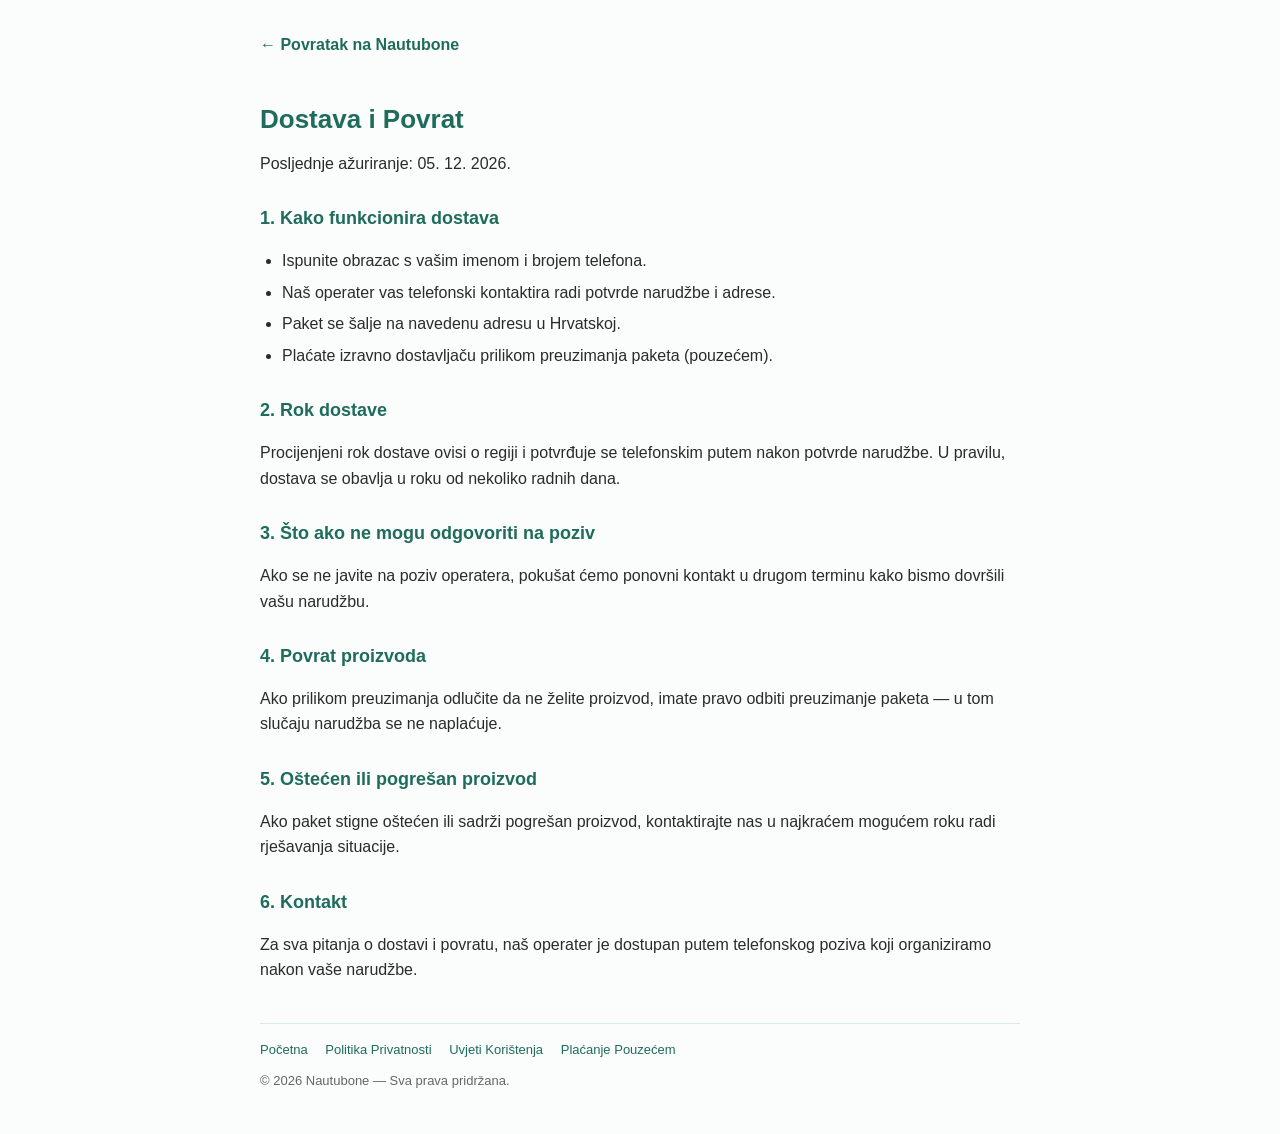
<file: dostava.html>
<!DOCTYPE html>
<html lang="hr-HR">
<head>
<meta charset="UTF-8">
<title>Dostava i Povrat - Nautubone</title>
<meta name="description" content="Informacije o dostavi i povratu proizvoda Nautubone u Hrvatskoj.">
<meta name="viewport" content="width=device-width, initial-scale=1">
<meta name="robots" content="noindex, follow">
<style>
  body{font-family:Arial,Helvetica,sans-serif;line-height:1.6;color:#2b2b2b;max-width:760px;margin:0 auto;padding:32px 20px;background:#fafdfc;}
  h1{color:#1f6b5c;font-size:26px;margin-bottom:6px;}
  h2{color:#1f6b5c;font-size:18px;margin-top:28px;}
  p{margin:10px 0;}
  ul{margin:10px 0;padding-left:22px;}
  li{margin-bottom:6px;}
  .back-link{display:inline-block;margin-bottom:24px;color:#1f6b5c;text-decoration:none;font-weight:600;}
  .back-link:hover{text-decoration:underline;}
  footer{margin-top:40px;border-top:1px solid #d8ece6;padding-top:16px;font-size:13px;color:#666;}
  footer a{color:#1f6b5c;margin-right:14px;text-decoration:none;}
  footer a:hover{text-decoration:underline;}
</style>
</head>
<body>

<a class="back-link" href="index.html">&larr; Povratak na Nautubone</a>

<h1>Dostava i Povrat</h1>
<p>Posljednje ažuriranje: <span id="data-atual"></span></p>

<h2>1. Kako funkcionira dostava</h2>
<ul>
  <li>Ispunite obrazac s vašim imenom i brojem telefona.</li>
  <li>Naš operater vas telefonski kontaktira radi potvrde narudžbe i adrese.</li>
  <li>Paket se šalje na navedenu adresu u Hrvatskoj.</li>
  <li>Plaćate izravno dostavljaču prilikom preuzimanja paketa (pouzećem).</li>
</ul>

<h2>2. Rok dostave</h2>
<p>Procijenjeni rok dostave ovisi o regiji i potvrđuje se telefonskim putem nakon potvrde narudžbe. U pravilu, dostava se obavlja u roku od nekoliko radnih dana.</p>

<h2>3. Što ako ne mogu odgovoriti na poziv</h2>
<p>Ako se ne javite na poziv operatera, pokušat ćemo ponovni kontakt u drugom terminu kako bismo dovršili vašu narudžbu.</p>

<h2>4. Povrat proizvoda</h2>
<p>Ako prilikom preuzimanja odlučite da ne želite proizvod, imate pravo odbiti preuzimanje paketa — u tom slučaju narudžba se ne naplaćuje.</p>

<h2>5. Oštećen ili pogrešan proizvod</h2>
<p>Ako paket stigne oštećen ili sadrži pogrešan proizvod, kontaktirajte nas u najkraćem mogućem roku radi rješavanja situacije.</p>

<h2>6. Kontakt</h2>
<p>Za sva pitanja o dostavi i povratu, naš operater je dostupan putem telefonskog poziva koji organiziramo nakon vaše narudžbe.</p>

<footer>
  <a href="index.html">Početna</a>
  <a href="privatnost.html">Politika Privatnosti</a>
  <a href="uvjeti.html">Uvjeti Korištenja</a>
  <a href="placanje-pouzecem.html">Plaćanje Pouzećem</a>
  <p style="margin-top:10px;">© <span id="ano-footer"></span> Nautubone — Sva prava pridržana.</p>
</footer>

<script>
  document.getElementById('data-atual').textContent = new Date().toLocaleDateString('hr-HR');
  document.getElementById('ano-footer').textContent = new Date().getFullYear();
</script>
</body>
</html>
</file>
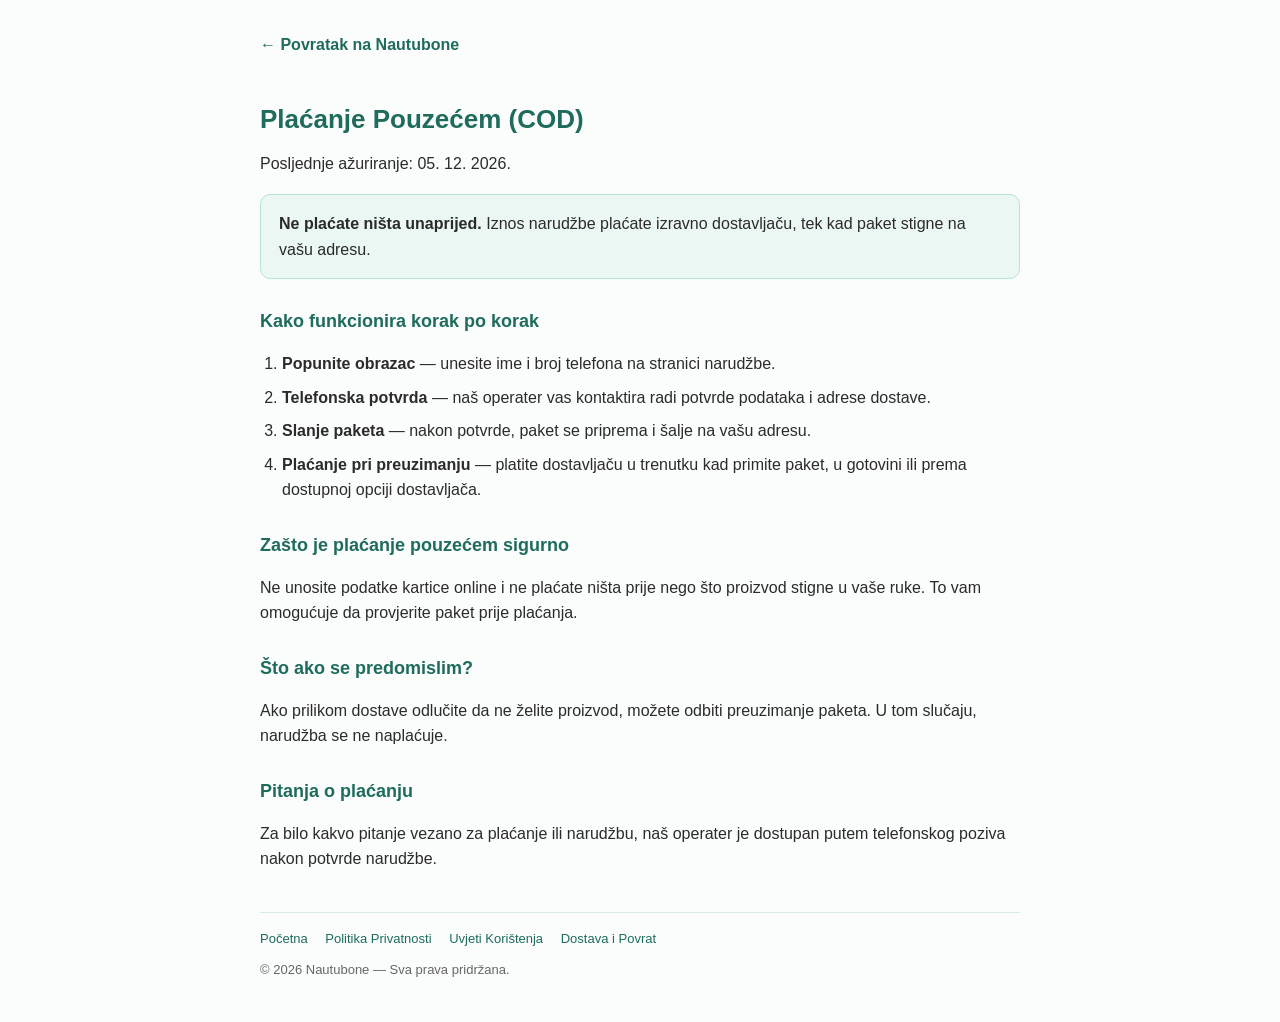
<file: placanje-pouzecem.html>
<!DOCTYPE html>
<html lang="hr-HR">
<head>
<meta charset="UTF-8">
<title>Plaćanje Pouzećem - Nautubone</title>
<meta name="description" content="Kako funkcionira plaćanje pouzećem za narudžbe Nautubone u Hrvatskoj.">
<meta name="viewport" content="width=device-width, initial-scale=1">
<meta name="robots" content="noindex, follow">
<style>
  body{font-family:Arial,Helvetica,sans-serif;line-height:1.6;color:#2b2b2b;max-width:760px;margin:0 auto;padding:32px 20px;background:#fafdfc;}
  h1{color:#1f6b5c;font-size:26px;margin-bottom:6px;}
  h2{color:#1f6b5c;font-size:18px;margin-top:28px;}
  p{margin:10px 0;}
  ol{margin:10px 0;padding-left:22px;}
  li{margin-bottom:8px;}
  .highlight-box{background:#eaf7f2;border:1px solid #b7e2d4;border-radius:10px;padding:16px 18px;margin:18px 0;}
  .back-link{display:inline-block;margin-bottom:24px;color:#1f6b5c;text-decoration:none;font-weight:600;}
  .back-link:hover{text-decoration:underline;}
  footer{margin-top:40px;border-top:1px solid #d8ece6;padding-top:16px;font-size:13px;color:#666;}
  footer a{color:#1f6b5c;margin-right:14px;text-decoration:none;}
  footer a:hover{text-decoration:underline;}
</style>
</head>
<body>

<a class="back-link" href="index.html">&larr; Povratak na Nautubone</a>

<h1>Plaćanje Pouzećem (COD)</h1>
<p>Posljednje ažuriranje: <span id="data-atual"></span></p>

<div class="highlight-box">
  <strong>Ne plaćate ništa unaprijed.</strong> Iznos narudžbe plaćate izravno dostavljaču, tek kad paket stigne na vašu adresu.
</div>

<h2>Kako funkcionira korak po korak</h2>
<ol>
  <li><strong>Popunite obrazac</strong> — unesite ime i broj telefona na stranici narudžbe.</li>
  <li><strong>Telefonska potvrda</strong> — naš operater vas kontaktira radi potvrde podataka i adrese dostave.</li>
  <li><strong>Slanje paketa</strong> — nakon potvrde, paket se priprema i šalje na vašu adresu.</li>
  <li><strong>Plaćanje pri preuzimanju</strong> — platite dostavljaču u trenutku kad primite paket, u gotovini ili prema dostupnoj opciji dostavljača.</li>
</ol>

<h2>Zašto je plaćanje pouzećem sigurno</h2>
<p>Ne unosite podatke kartice online i ne plaćate ništa prije nego što proizvod stigne u vaše ruke. To vam omogućuje da provjerite paket prije plaćanja.</p>

<h2>Što ako se predomislim?</h2>
<p>Ako prilikom dostave odlučite da ne želite proizvod, možete odbiti preuzimanje paketa. U tom slučaju, narudžba se ne naplaćuje.</p>

<h2>Pitanja o plaćanju</h2>
<p>Za bilo kakvo pitanje vezano za plaćanje ili narudžbu, naš operater je dostupan putem telefonskog poziva nakon potvrde narudžbe.</p>

<footer>
  <a href="index.html">Početna</a>
  <a href="privatnost.html">Politika Privatnosti</a>
  <a href="uvjeti.html">Uvjeti Korištenja</a>
  <a href="dostava.html">Dostava i Povrat</a>
  <p style="margin-top:10px;">© <span id="ano-footer"></span> Nautubone — Sva prava pridržana.</p>
</footer>

<script>
  document.getElementById('data-atual').textContent = new Date().toLocaleDateString('hr-HR');
  document.getElementById('ano-footer').textContent = new Date().getFullYear();
</script>
</body>
</html>
</file>
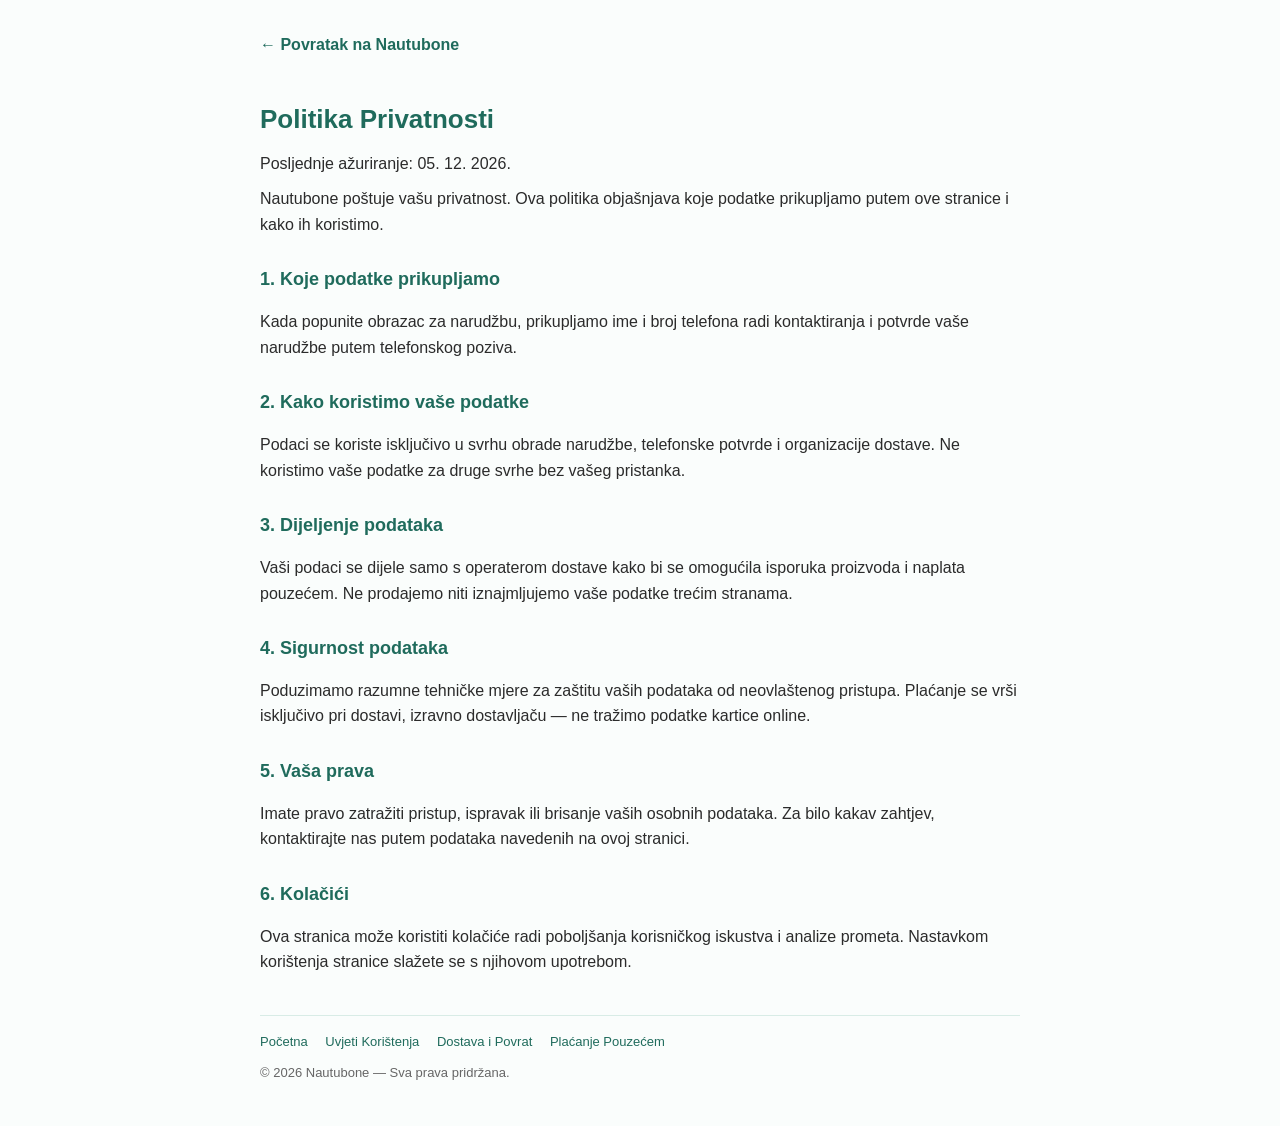
<file: privatnost.html>
<!DOCTYPE html>
<html lang="hr-HR">
<head>
<meta charset="UTF-8">
<title>Politika Privatnosti - Nautubone</title>
<meta name="description" content="Politika privatnosti Nautubone - kako prikupljamo i štitimo vaše podatke.">
<meta name="viewport" content="width=device-width, initial-scale=1">
<meta name="robots" content="noindex, follow">
<style>
  body{font-family:Arial,Helvetica,sans-serif;line-height:1.6;color:#2b2b2b;max-width:760px;margin:0 auto;padding:32px 20px;background:#fafdfc;}
  h1{color:#1f6b5c;font-size:26px;margin-bottom:6px;}
  h2{color:#1f6b5c;font-size:18px;margin-top:28px;}
  p{margin:10px 0;}
  .back-link{display:inline-block;margin-bottom:24px;color:#1f6b5c;text-decoration:none;font-weight:600;}
  .back-link:hover{text-decoration:underline;}
  footer{margin-top:40px;border-top:1px solid #d8ece6;padding-top:16px;font-size:13px;color:#666;}
  footer a{color:#1f6b5c;margin-right:14px;text-decoration:none;}
  footer a:hover{text-decoration:underline;}
</style>
</head>
<body>

<a class="back-link" href="index.html">← Povratak na Nautubone</a>

<h1>Politika Privatnosti</h1>
<p>Posljednje ažuriranje: <span id="data-atual"></span></p>

<p>Nautubone poštuje vašu privatnost. Ova politika objašnjava koje podatke prikupljamo putem ove stranice i kako ih koristimo.</p>

<h2>1. Koje podatke prikupljamo</h2>
<p>Kada popunite obrazac za narudžbu, prikupljamo ime i broj telefona radi kontaktiranja i potvrde vaše narudžbe putem telefonskog poziva.</p>

<h2>2. Kako koristimo vaše podatke</h2>
<p>Podaci se koriste isključivo u svrhu obrade narudžbe, telefonske potvrde i organizacije dostave. Ne koristimo vaše podatke za druge svrhe bez vašeg pristanka.</p>

<h2>3. Dijeljenje podataka</h2>
<p>Vaši podaci se dijele samo s operaterom dostave kako bi se omogućila isporuka proizvoda i naplata pouzećem. Ne prodajemo niti iznajmljujemo vaše podatke trećim stranama.</p>

<h2>4. Sigurnost podataka</h2>
<p>Poduzimamo razumne tehničke mjere za zaštitu vaših podataka od neovlaštenog pristupa. Plaćanje se vrši isključivo pri dostavi, izravno dostavljaču — ne tražimo podatke kartice online.</p>

<h2>5. Vaša prava</h2>
<p>Imate pravo zatražiti pristup, ispravak ili brisanje vaših osobnih podataka. Za bilo kakav zahtjev, kontaktirajte nas putem podataka navedenih na ovoj stranici.</p>

<h2>6. Kolačići</h2>
<p>Ova stranica može koristiti kolačiće radi poboljšanja korisničkog iskustva i analize prometa. Nastavkom korištenja stranice slažete se s njihovom upotrebom.</p>

<footer>
  <a href="index.html">Početna</a>
  <a href="uvjeti.html">Uvjeti Korištenja</a>
  <a href="dostava.html">Dostava i Povrat</a>
  <a href="placanje-pouzecem.html">Plaćanje Pouzećem</a>
  <p style="margin-top:10px;">© <span id="ano-footer"></span> Nautubone — Sva prava pridržana.</p>
</footer>

<script>
  document.getElementById('data-atual').textContent = new Date().toLocaleDateString('hr-HR');
  document.getElementById('ano-footer').textContent = new Date().getFullYear();
</script>
</body>
</html>
</file>
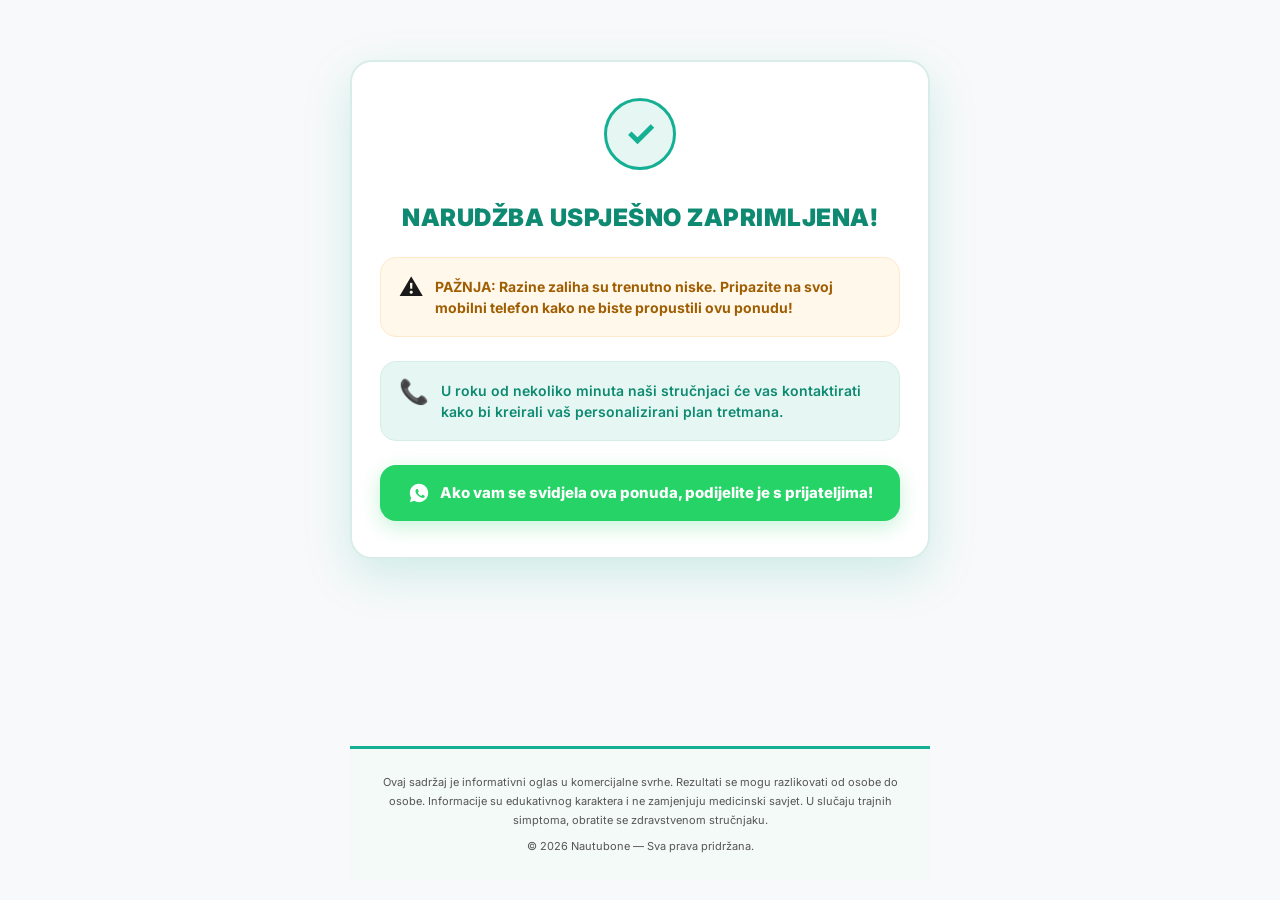
<file: success.html>
<!DOCTYPE html>
<html lang="hr">
<head>
<meta charset="UTF-8">
<title>Narudžba zaprimljena - Nautubone</title>
<meta name="viewport" content="width=device-width, initial-scale=1">
<link rel="stylesheet" href="css/style.css">
<style>
  body {
    background: var(--fundo);
    display: flex;
    flex-direction: column;
    min-height: 100vh;
    justify-content: center;
    align-items: center;
    padding: 20px;
  }

  .success-container {
    max-width: 580px;
    width: 100%;
    background: var(--branco);
    border: 2px solid var(--borda);
    border-radius: var(--radius-lg);
    box-shadow: var(--sombra-lg);
    padding: 36px 28px;
    text-align: center;
    display: flex;
    flex-direction: column;
    gap: 24px;
    margin: 40px 0;
  }

  .success-icon-wrap {
    display: flex;
    justify-content: center;
    align-items: center;
    margin-bottom: 8px;
  }

  .success-circle {
    width: 72px;
    height: 72px;
    background: var(--verde-light);
    border: 3px solid var(--verde);
    border-radius: 50%;
    display: flex;
    align-items: center;
    justify-content: center;
    color: var(--verde);
    font-size: 36px;
    font-weight: bold;
    animation: successPulse 2s infinite ease-in-out;
  }

  @keyframes successPulse {
    0% { transform: scale(1); box-shadow: 0 0 0 0 rgba(21, 176, 147, 0.4); }
    70% { transform: scale(1.05); box-shadow: 0 0 0 12px rgba(21, 176, 147, 0); }
    100% { transform: scale(1); box-shadow: 0 0 0 0 rgba(21, 176, 147, 0); }
  }

  .success-title {
    color: var(--verde-dark);
    font-size: 24px;
    font-weight: 900;
    text-transform: uppercase;
    letter-spacing: 0.5px;
    margin: 0;
    line-height: 1.3;
  }

  .lead-data-card {
    background: var(--fundo);
    border: 1.5px solid var(--borda);
    border-radius: var(--radius-md);
    padding: 18px 20px;
    text-align: left;
    display: none; /* Shown dynamically via JS if details exist */
    flex-direction: column;
    gap: 6px;
  }

  .lead-data-card h4 {
    font-size: 14px;
    color: var(--texto-claro);
    font-weight: 800;
    text-transform: uppercase;
    letter-spacing: 0.5px;
    margin-bottom: 4px;
  }

  .lead-data-row {
    font-size: 14px;
    color: var(--texto);
    display: flex;
    justify-content: space-between;
  }

  .lead-data-row strong {
    font-weight: 700;
  }

  .scarcity-warning-box {
    background: #fff8eb;
    border: 1.5px solid #ffe8cc;
    border-radius: var(--radius-md);
    padding: 18px;
    display: flex;
    align-items: flex-start;
    gap: 12px;
    text-align: left;
    animation: warningPulse 3s infinite alternate;
  }

  @keyframes warningPulse {
    0% { border-color: #ffe8cc; box-shadow: 0 2px 8px rgba(245, 166, 35, 0.05); }
    100% { border-color: #ffd8a8; box-shadow: 0 2px 14px rgba(245, 166, 35, 0.15); }
  }

  .scarcity-icon {
    font-size: 24px;
    flex-shrink: 0;
    line-height: 1;
  }

  .scarcity-text {
    font-size: 14px;
    color: #a05e03;
    font-weight: 700;
    line-height: 1.5;
  }

  .specialist-box {
    background: var(--verde-light);
    border: 1.5px solid var(--borda);
    border-radius: var(--radius-md);
    padding: 18px;
    display: flex;
    align-items: flex-start;
    gap: 12px;
    text-align: left;
  }

  .specialist-icon {
    font-size: 24px;
    flex-shrink: 0;
    line-height: 1;
  }

  .specialist-text {
    font-size: 14px;
    color: var(--verde-dark);
    font-weight: 600;
    line-height: 1.5;
  }

  .whatsapp-share-btn {
    background: #25D366;
    color: #ffffff;
    font-size: 15px;
    font-weight: 800;
    text-decoration: none;
    border-radius: var(--radius-md);
    padding: 16px 24px;
    display: flex;
    align-items: center;
    justify-content: center;
    gap: 10px;
    box-shadow: 0 6px 20px rgba(37, 211, 102, 0.25);
    transition: all 0.2s ease;
    border: none;
    cursor: pointer;
    animation: whatsappPulse 2s infinite ease-in-out;
  }

  @keyframes whatsappPulse {
    0% { transform: scale(1); box-shadow: 0 6px 20px rgba(37, 211, 102, 0.25); }
    50% { transform: scale(1.03); box-shadow: 0 10px 28px rgba(37, 211, 102, 0.45); }
    100% { transform: scale(1); box-shadow: 0 6px 20px rgba(37, 211, 102, 0.25); }
  }

  .whatsapp-share-btn:hover {
    background: #20ba59;
    animation-play-state: paused;
    transform: scale(1.05);
    box-shadow: 0 10px 30px rgba(37, 211, 102, 0.50);
  }

  .whatsapp-share-btn:active {
    transform: scale(1);
  }

  .whatsapp-icon {
    width: 22px;
    height: 22px;
    fill: currentColor;
  }

  .legal {
    max-width: 580px;
    text-align: center;
    color: #7a7a7a;
    font-size: 12px;
    margin-top: auto;
  }
</style>
</head>
<body>

<main class="success-container">
  <!-- ÍCONE E TÍTULO -->
  <div class="success-icon-wrap">
    <div class="success-circle">✓</div>
  </div>
  <h2 class="success-title">Narudžba uspješno zaprimljena!</h2>

  <!-- CONFIRMAÇÃO DE DADOS DO LEAD -->
  <div class="lead-data-card" id="lead-card">
    <h4>Potvrđeni podaci za kontakt:</h4>
    <div class="lead-data-row">
      <span>Ime i prezime:</span>
      <strong id="lead-name">-</strong>
    </div>
    <div class="lead-data-row">
      <span>Broj telefona:</span>
      <strong id="lead-phone">-</strong>
    </div>
  </div>

  <!-- AVISO DE ESCASSEZ -->
  <div class="scarcity-warning-box">
    <span class="scarcity-icon">⚠️</span>
    <span class="scarcity-text">PAŽNJA: Razine zaliha su trenutno niske. Pripazite na svoj mobilni telefon kako ne biste propustili ovu ponudu!</span>
  </div>

  <!-- INFORMAÇÃO DOS ESPECIALISTAS -->
  <div class="specialist-box">
    <span class="specialist-icon">📞</span>
    <span class="specialist-text">U roku od nekoliko minuta naši stručnjaci će vas kontaktirati kako bi kreirali vaš personalizirani plan tretmana.</span>
  </div>

  <!-- BOTÃO WHATSAPP SHARE -->
  <a href="https://wa.me/?text=Bok!%20Prona%C5%A1ao%20sam%20odli%C4%8Dan%20prirodni%20gel%20za%20zglobove%20Nautubone%20s%2050%25%20popusta.%20Meni%20je%20stvarno%20pomogao%20s%20bolovima%2C%20baci%20pogled%20ovdje%3A%20https%3A%2F%2Fnautubone-hr.vercel.app%2F" 
     target="_blank" 
     class="whatsapp-share-btn" 
     id="wa-btn">
    <svg class="whatsapp-icon" viewBox="0 0 24 24">
      <path d="M12.031 2C6.479 2 2 6.477 2 12.029c0 1.911.533 3.696 1.459 5.234L2 22l4.908-1.428c1.458.847 3.141 1.457 4.887 1.457 5.58 0 10.236-4.478 10.236-10.029C22.031 6.477 17.582 2 12.031 2zm6.759 13.918c-.251.704-1.458 1.282-1.996 1.373-.503.085-1.157.141-3.197-.704-2.607-1.077-4.277-3.729-4.407-3.904-.131-.176-1.047-1.391-1.047-2.656 0-1.266.657-1.888.892-2.138.236-.251.523-.311.696-.311.173 0 .346.002.502.01.162.008.38-.031.594.484.221.531.758 1.849.824 1.981.066.133.11.289.02.467-.09.178-.135.289-.271.444-.136.156-.285.348-.407.467-.136.13-.277.271-.12.542.157.271.698 1.15 1.5 1.866.938.835 1.728 1.092 1.974 1.214.246.121.391.103.535-.06.146-.164.624-.727.791-.973.167-.246.335-.206.565-.121.23.085 1.458.687 1.71 1.201.251.515.251.859.126 1.562z"/>
    </svg>
    <span>Ako vam se svidjela ova ponuda, podijelite je s prijateljima!</span>
  </a>
</main>

<footer class="legal">
  <p>Ovaj sadržaj je informativni oglas u komercijalne svrhe. Rezultati se mogu razlikovati od osobe do osobe. Informacije su edukativnog karaktera i ne zamjenjuju medicinski savjet. U slučaju trajnih simptoma, obratite se zdravstvenom stručnjaku.</p>
  <p style="margin-top:8px;">© <span id="ano-atual"></span> Nautubone — Sva prava pridržana.</p>
</footer>

<script>
  document.getElementById("ano-atual").textContent = new Date().getFullYear();

  // Tenta carregar os dados salvos pelo lead no formulário
  try {
    const name = localStorage.getItem("lead_name");
    const phone = localStorage.getItem("lead_phone");

    if (phone) {
      document.getElementById("lead-name").textContent = name || "Kupac";
      document.getElementById("lead-phone").textContent = phone;
      document.getElementById("lead-card").style.display = "flex";
    }
  } catch (e) {
    console.error("Erro ao ler localStorage:", e);
  }
</script>
</body>
</html>
</file>
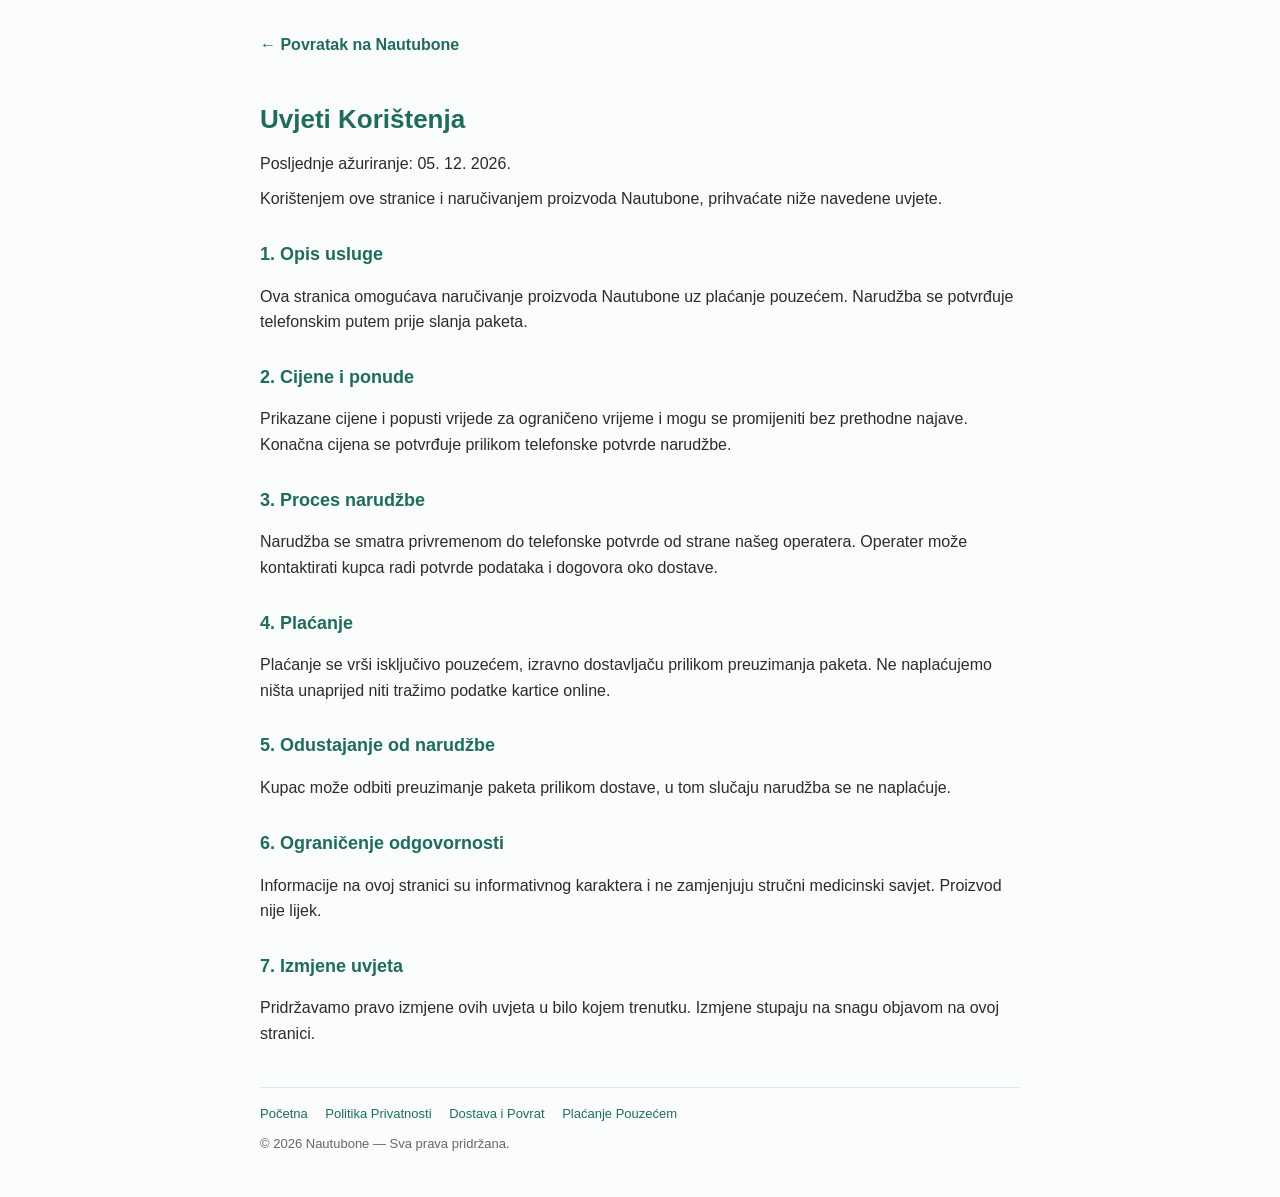
<file: uvjeti.html>
<!DOCTYPE html>
<html lang="hr-HR">
<head>
<meta charset="UTF-8">
<title>Uvjeti Korištenja - Nautubone</title>
<meta name="description" content="Uvjeti korištenja stranice i naručivanja proizvoda Nautubone.">
<meta name="viewport" content="width=device-width, initial-scale=1">
<meta name="robots" content="noindex, follow">
<style>
  body{font-family:Arial,Helvetica,sans-serif;line-height:1.6;color:#2b2b2b;max-width:760px;margin:0 auto;padding:32px 20px;background:#fafdfc;}
  h1{color:#1f6b5c;font-size:26px;margin-bottom:6px;}
  h2{color:#1f6b5c;font-size:18px;margin-top:28px;}
  p{margin:10px 0;}
  .back-link{display:inline-block;margin-bottom:24px;color:#1f6b5c;text-decoration:none;font-weight:600;}
  .back-link:hover{text-decoration:underline;}
  footer{margin-top:40px;border-top:1px solid #d8ece6;padding-top:16px;font-size:13px;color:#666;}
  footer a{color:#1f6b5c;margin-right:14px;text-decoration:none;}
  footer a:hover{text-decoration:underline;}
</style>
</head>
<body>

<a class="back-link" href="index.html">&larr; Povratak na Nautubone</a>

<h1>Uvjeti Korištenja</h1>
<p>Posljednje ažuriranje: <span id="data-atual"></span></p>

<p>Korištenjem ove stranice i naručivanjem proizvoda Nautubone, prihvaćate niže navedene uvjete.</p>

<h2>1. Opis usluge</h2>
<p>Ova stranica omogućava naručivanje proizvoda Nautubone uz plaćanje pouzećem. Narudžba se potvrđuje telefonskim putem prije slanja paketa.</p>

<h2>2. Cijene i ponude</h2>
<p>Prikazane cijene i popusti vrijede za ograničeno vrijeme i mogu se promijeniti bez prethodne najave. Konačna cijena se potvrđuje prilikom telefonske potvrde narudžbe.</p>

<h2>3. Proces narudžbe</h2>
<p>Narudžba se smatra privremenom do telefonske potvrde od strane našeg operatera. Operater može kontaktirati kupca radi potvrde podataka i dogovora oko dostave.</p>

<h2>4. Plaćanje</h2>
<p>Plaćanje se vrši isključivo pouzećem, izravno dostavljaču prilikom preuzimanja paketa. Ne naplaćujemo ništa unaprijed niti tražimo podatke kartice online.</p>

<h2>5. Odustajanje od narudžbe</h2>
<p>Kupac može odbiti preuzimanje paketa prilikom dostave, u tom slučaju narudžba se ne naplaćuje.</p>

<h2>6. Ograničenje odgovornosti</h2>
<p>Informacije na ovoj stranici su informativnog karaktera i ne zamjenjuju stručni medicinski savjet. Proizvod nije lijek.</p>

<h2>7. Izmjene uvjeta</h2>
<p>Pridržavamo pravo izmjene ovih uvjeta u bilo kojem trenutku. Izmjene stupaju na snagu objavom na ovoj stranici.</p>

<footer>
  <a href="index.html">Početna</a>
  <a href="privatnost.html">Politika Privatnosti</a>
  <a href="dostava.html">Dostava i Povrat</a>
  <a href="placanje-pouzecem.html">Plaćanje Pouzećem</a>
  <p style="margin-top:10px;">© <span id="ano-footer"></span> Nautubone — Sva prava pridržana.</p>
</footer>

<script>
  document.getElementById('data-atual').textContent = new Date().toLocaleDateString('hr-HR');
  document.getElementById('ano-footer').textContent = new Date().getFullYear();
</script>
</body>
</html>
</file>
<file: css/style.css>
/* =====================================================
   NAUTUBONE HR — CSS v3 Premium
   ===================================================== */

@import url('https://fonts.googleapis.com/css2?family=Inter:wght@400;600;700;800;900&display=swap');

/* ── TOKENS ──────────────────────────────────────── */
:root {
  --verde:       #15B093;
  --verde-dark:  #0f8a72;
  --verde-light: #e6f7f3;
  --laranja:     #F5A623;
  --laranja-dark:#c8841a;
  --texto:       #1a1a1a;
  --texto-claro: #4a4a4a;
  --fundo:       #f8f9fa;
  --borda:       #d8ede8;
  --branco:      #ffffff;
  --radius-sm:   10px;
  --radius-md:   16px;
  --radius-lg:   22px;
  --sombra-sm:   0 2px 12px rgba(21,176,147,.10);
  --sombra-md:   0 8px 28px rgba(21,176,147,.14);
  --sombra-lg:   0 16px 48px rgba(21,176,147,.18);
  --t:           .22s cubic-bezier(.4,0,.2,1);
}

*, *::before, *::after { box-sizing: border-box; margin: 0; padding: 0; }
html { scroll-behavior: smooth; overflow-x: hidden; }
body {
  font-family: 'Inter', -apple-system, BlinkMacSystemFont, "Segoe UI", sans-serif;
  color: var(--texto); background: #fff; line-height: 1.6;
  overflow-x: hidden;
}
img { max-width: 100%; height: auto; display: block; }

/* ── HEADER ─────────────────────────────────────── */
.lp-header {
  background: var(--verde); color: #fff;
  position: sticky; top: 0; z-index: 999;
  box-shadow: 0 2px 12px rgba(21,176,147,.35);
}
.lp-header-wrap {
  max-width: 1140px; margin: 0 auto; padding: 10px 20px;
  display: flex; align-items: center; justify-content: space-between; gap: 12px; flex-wrap: wrap;
}
.lp-header-left { display: flex; align-items: center; gap: 10px; }
.lp-brand { font-size: 24px; font-weight: 900; }
.lp-chip {
  font-size: 12px; font-weight: 700; padding: 4px 12px;
  border: 1.5px solid rgba(255,255,255,.4); border-radius: 999px; white-space: nowrap;
}
.lp-header-right { display: flex; align-items: center; gap: 12px; margin-left: auto; }
.lp-header-promo { display: flex; align-items: center; gap: 8px; }
.lp-header-promo .old {
  font-size: 13px; font-weight: 700; text-decoration: line-through; opacity: .7;
}
.lp-header-promo .new { font-size: 18px; font-weight: 900; color: #ffe082; }
.lp-header-cta {
  background: #fff; color: var(--verde); font-weight: 800; font-size: 13px;
  padding: 8px 18px; border-radius: 999px; text-decoration: none;
  white-space: nowrap; transition: var(--t); box-shadow: 0 2px 8px rgba(0,0,0,.12);
}
.lp-header-cta:hover { transform: translateY(-1px); box-shadow: 0 4px 14px rgba(0,0,0,.18); }

/* ── HERO ───────────────────────────────────────── */
.hero {
  max-width: 1140px; margin: 0 auto; padding: 44px 20px 36px;
  display: grid; grid-template-columns: 1.1fr 0.9fr; gap: 36px; align-items: start;
}
.hero h1 { font-size: 34px; font-weight: 900; line-height: 1.22; margin-bottom: 14px; }
.hero h1 .destaque { color: var(--verde); }
.hero p.sub { font-size: 16px; color: var(--texto-claro); margin-bottom: 22px; line-height: 1.65; }
.hero ul.beneficios { list-style: none; padding: 0; margin: 0 0 24px; display: grid; gap: 10px; }
.hero ul.beneficios li {
  display: flex; align-items: flex-start; gap: 10px;
  font-size: 15px; font-weight: 600; color: var(--texto);
}
.hero ul.beneficios li::before {
  content: '✓'; flex-shrink: 0; color: var(--verde);
  font-weight: 900; font-size: 16px; line-height: 1.4;
}
.quick-facts { display: grid; grid-template-columns: repeat(3,1fr); gap: 10px; margin-top: 18px; }
.quick-facts div {
  text-align: center; background: #f0fbf8; border: 1.5px solid #c5e8e0;
  border-radius: var(--radius-sm); padding: 12px 8px; transition: var(--t);
}
.quick-facts div:hover { transform: translateY(-3px); box-shadow: var(--sombra-sm); }
.quick-facts strong { display: block; font-size: 20px; color: var(--verde); font-weight: 900; }
.quick-facts span { display: block; font-size: 11px; color: #555; font-weight: 700; margin-top: 2px; }

/* ── OFERTA CARD (hero) ──────────────────────────── */
.oferta-card {
  border: 2.5px solid var(--verde); border-radius: var(--radius-md);
  padding: 20px 18px; background: #fff; box-shadow: var(--sombra-md);
  text-align: center; position: relative; overflow: hidden;
}
.oferta-card::before {
  content: "Super ponuda"; position: absolute; top: 16px; right: -30px;
  background: var(--laranja); color: #fff; font-weight: 900; font-size: 11px;
  padding: 5px 40px; transform: rotate(35deg); box-shadow: 0 2px 8px rgba(0,0,0,.15);
}
#price-old-value { font-size: 15px; color: #999; text-decoration: line-through; font-weight: 700; }
#price-new-value { display: block; font-size: 38px; font-weight: 900; color: var(--verde); }
#price-discount-value {
  display: inline-block; margin-top: 8px;
  background: rgba(245,166,35,.12); border: 1.5px dashed var(--laranja);
  border-radius: 10px; padding: 7px 16px; font-weight: 900; color: var(--laranja-dark);
}

/* ── PULSE PRODUCT IMAGE ────────────────────────── */
@keyframes pulse-glow {
  0%,100% { box-shadow: 0 0 0 0 rgba(21,176,147,.3), 0 8px 28px rgba(21,176,147,.14); transform: scale(1); }
  50%      { box-shadow: 0 0 0 12px rgba(21,176,147,.0), 0 12px 36px rgba(21,176,147,.22); transform: scale(1.025); }
}
.product-pulse {
  animation: pulse-glow 3s ease-in-out infinite;
  border-radius: 16px;
}

/* ── FORM CONTAINER ─────────────────────────────── */
.form-container {
  max-width: 1000px; margin: 32px auto; padding: 0;
  border: 2.5px solid var(--verde); border-radius: var(--radius-lg);
  background: #fff; box-shadow: var(--sombra-lg); overflow: hidden;
}
.form-two-columns { display: grid; grid-template-columns: 1fr 1.2fr; gap: 0; align-items: stretch; }
.left-column {
  background: linear-gradient(160deg, var(--verde) 0%, #0fa882 100%);
  padding: 32px 24px; display: flex; flex-direction: column; align-items: center; justify-content: center;
}
.form-badge {
  background: var(--laranja); color: #fff; font-weight: 900; font-size: 12px;
  padding: 7px 18px; border-radius: 999px; display: inline-block;
  margin-bottom: 12px; text-transform: uppercase; letter-spacing: .8px;
}
.form-title { font-size: 22px; font-weight: 900; color: #fff; text-align: center; margin-bottom: 8px; }
.form-subtitle { font-size: 14px; color: rgba(255,255,255,.85); text-align: center; margin-bottom: 18px; }

/* ── FORM PRICE BOX ─────────────────────────────── */
.form-price-box {
  background: linear-gradient(135deg, var(--verde) 0%, #0fa882 100%);
  padding: 18px 24px; text-align: center; border-bottom: 2px solid rgba(255,255,255,.15);
}
.form-price-box .old {
  display: block; font-size: 15px; color: rgba(255,255,255,.75);
  text-decoration: line-through; font-weight: 700;
}
.form-price-box .new {
  display: block; font-size: 44px; font-weight: 900; color: #ffe082; line-height: 1.1;
}
.form-price-box .disc {
  display: inline-block; background: var(--laranja); color: #fff;
  font-weight: 900; font-size: 16px; padding: 6px 22px; border-radius: 999px;
  margin-top: 8px; letter-spacing: .3px;
}

/* Right column */
.right-column { display: flex; flex-direction: column; }
.form-wrapper { background: #fff; padding: 24px; flex: 1; }
.form-group { margin-bottom: 16px; }
.form-label { display: block; font-size: 14px; font-weight: 700; margin-bottom: 6px; color: var(--texto); }
.form-input {
  width: 100%; padding: 13px 16px; border: 2px solid #dde8e5;
  border-radius: var(--radius-sm); font-size: 15px; font-weight: 600;
  transition: border-color var(--t), box-shadow var(--t); font-family: inherit;
}
.form-input:focus { outline: 0; border-color: var(--verde); box-shadow: 0 0 0 4px rgba(21,176,147,.12); }
.phone-group { display: flex; gap: 8px; }
.phone-ddi {
  flex: 0 0 auto; display: flex; align-items: center;
  padding: 0 14px; border: 2px solid #dde8e5; border-radius: var(--radius-sm);
  font-weight: 700; background: #f4faf8; white-space: nowrap;
}
.phone-group .form-input { flex: 1; }
.form-help { display: block; margin-top: 5px; font-size: 12px; color: #888; }

/* ── CTA BUTTON ─────────────────────────────────── */
.cta-button {
  width: 100%;
  background: linear-gradient(90deg, var(--laranja) 0%, #f7bc40 100%);
  color: #fff; font-size: 17px; font-weight: 900;
  padding: 18px 24px; border: none; border-radius: var(--radius-sm); cursor: pointer;
  text-transform: uppercase; margin-top: 10px; letter-spacing: .5px;
  box-shadow: 0 6px 20px rgba(245,166,35,.4);
  position: relative; overflow: hidden; font-family: inherit;
  transition: transform var(--t), box-shadow var(--t);
}
.cta-button::after {
  content: ''; position: absolute; inset: 0;
  background: linear-gradient(90deg, transparent 0%, rgba(255,255,255,.25) 50%, transparent 100%);
  transform: translateX(-100%); transition: transform .6s ease;
}
.cta-button:hover::after { transform: translateX(100%); }
.cta-button:hover { transform: translateY(-2px); box-shadow: 0 10px 30px rgba(245,166,35,.5); }
.cta-button:active { transform: translateY(0); }
.cta-button:disabled { opacity: .7; cursor: not-allowed; transform: none; }

/* Payment info */
.payment-info {
  background: #fffbf0; border-top: 2px dashed var(--laranja);
  padding: 12px 16px; text-align: center; font-weight: 700; font-size: 13px; color: #7a4f00;
}

/* Form trust seals */
.form-trust {
  display: flex; justify-content: center; gap: 16px; padding: 12px 16px;
  background: #f8f9fa; border-top: 1px solid #eee; flex-wrap: wrap;
}
.form-trust-item { font-size: 12px; font-weight: 700; color: #555; display: flex; align-items: center; gap: 5px; }

/* ── SECTIONS ────────────────────────────────────── */
.section { max-width: 1080px; margin: 0 auto; padding: 48px 20px; }
.section h2 { color: var(--verde); font-size: 28px; font-weight: 900; text-align: center; margin-bottom: 10px; }
.section .lead { text-align: center; color: var(--texto-claro); max-width: 720px; margin: 0 auto 28px; font-size: 15px; }
.section-divider { width: 56px; height: 4px; border-radius: 4px; background: linear-gradient(90deg, var(--verde), var(--laranja)); margin: 8px auto 20px; }

/* ── GRID CARDS ──────────────────────────────────── */
.grid-cards { display: grid; grid-template-columns: repeat(2,1fr); gap: 18px; }
.card-simple {
  background: #fff; border: 1.5px solid #e2ede9; border-radius: var(--radius-md);
  padding: 20px 16px; text-align: center;
  transition: transform var(--t), box-shadow var(--t); box-shadow: var(--sombra-sm);
}
.card-simple:hover { transform: translateY(-4px); box-shadow: var(--sombra-md); }
.card-simple strong { display: block; font-size: 15px; font-weight: 800; margin-bottom: 7px; }
.card-simple p { font-size: 14px; color: var(--texto-claro); margin: 0; }

/* ── STEP NUMBER ─────────────────────────────────── */
.step-badge {
  display: inline-block; background: var(--verde); color: #fff;
  font-weight: 900; font-size: 11px; padding: 4px 12px;
  border-radius: 999px; margin-bottom: 10px; letter-spacing: .5px;
  text-transform: uppercase;
}

/* ── INGREDIENTS CAROUSEL ────────────────────────── */
.ingredients-section {
  max-width: 1080px; margin: 0 auto; padding: 48px 20px;
}
.ingredients-section h2 { color: var(--verde); font-size: 28px; font-weight: 900; margin-bottom: 6px; }
.ingredients-section .lead { color: var(--texto-claro); margin-bottom: 28px; font-size: 15px; }
.ingredients-layout {
  display: grid; grid-template-columns: 1fr 1fr; gap: 24px; align-items: start;
}

/* Carousel */
.carousel-wrap {
  background: #fff; border: 1.5px solid var(--borda);
  border-radius: var(--radius-lg); padding: 28px 24px;
  box-shadow: var(--sombra-md); position: relative;
}
.carousel-badge {
  position: absolute; top: 18px; right: 20px;
  background: var(--verde-light); color: var(--verde);
  font-size: 11px; font-weight: 800; padding: 4px 12px;
  border-radius: 999px; text-transform: uppercase; letter-spacing: .5px;
}
.carousel-img-wrap {
  width: 160px; height: 160px; margin: 0 auto 20px;
  border-radius: 50%; overflow: hidden;
  border: 4px solid var(--verde); box-shadow: 0 4px 20px rgba(21,176,147,.2);
}
.carousel-img-wrap img { width: 100%; height: 100%; object-fit: cover; }
.carousel-name { font-size: 22px; font-weight: 900; color: var(--verde); text-align: center; margin-bottom: 4px; }
.carousel-latin { font-size: 13px; color: #888; text-align: center; font-style: italic; margin-bottom: 14px; }
.carousel-desc { font-size: 14px; color: var(--texto-claro); text-align: center; line-height: 1.65; min-height: 80px; }

/* nav arrows + dots */
.carousel-nav { display: flex; align-items: center; justify-content: space-between; margin-top: 20px; }
.carousel-arrow {
  width: 40px; height: 40px; border-radius: 50%;
  border: 2px solid var(--borda); background: #fff; cursor: pointer;
  display: flex; align-items: center; justify-content: center;
  font-size: 18px; color: var(--verde); transition: var(--t);
  flex-shrink: 0;
}
.carousel-arrow:hover { background: var(--verde); color: #fff; border-color: var(--verde); }
.carousel-dots { display: flex; gap: 8px; align-items: center; }
.carousel-dot {
  width: 8px; height: 8px; border-radius: 50%;
  background: #ccc; transition: var(--t); cursor: pointer;
}
.carousel-dot.active { background: var(--verde); width: 22px; border-radius: 4px; }

/* Precautions panel */
.precautions-panel {
  background: #fff; border: 2px solid var(--laranja);
  border-radius: var(--radius-lg); padding: 26px 24px;
  box-shadow: var(--sombra-sm);
}
.precautions-panel h3 { font-size: 18px; font-weight: 900; color: var(--verde); text-align: center; margin-bottom: 6px; }
.precautions-panel .prec-sub { font-size: 13px; color: var(--texto-claro); text-align: center; margin-bottom: 18px; line-height: 1.55; }
.prec-item {
  display: flex; align-items: flex-start; gap: 12px;
  background: #f8fbfb; border-left: 3px solid var(--verde);
  border-radius: 0 var(--radius-sm) var(--radius-sm) 0;
  padding: 14px 16px; margin-bottom: 12px; font-size: 14px; color: var(--texto-claro); line-height: 1.5;
}
.prec-item:last-child { margin-bottom: 0; }
.prec-icon { flex-shrink: 0; font-size: 20px; }

/* ── TIMELINE ────────────────────────────────────── */
.timeline { display: grid; gap: 14px; max-width: 760px; margin: 0 auto; }
.timeline .when {
  display: inline-block; background: var(--verde); color: #fff;
  font-weight: 800; padding: 4px 14px; border-radius: 999px; font-size: 13px; margin-bottom: 8px;
}
.timeline div.card {
  background: #f4faf8; border: 2px solid #c8e6df;
  border-radius: var(--radius-md); padding: 18px 22px 18px 28px;
  position: relative; transition: var(--t);
}
.timeline div.card::before {
  content: ''; position: absolute; left: 14px; top: 24px;
  width: 8px; height: 8px; border-radius: 50%; background: var(--verde);
}
.timeline div.card:hover { transform: translateX(6px); box-shadow: var(--sombra-sm); }
.timeline div.card p { font-size: 14px; color: var(--texto-claro); margin: 0; }

/* ── TESTIMONIALS ────────────────────────────────── */
.testimonials-grid { display: grid; grid-template-columns: repeat(3,1fr); gap: 18px; }
.testimonial-card {
  background: #fff; border: 1.5px solid #e2ede9; border-radius: var(--radius-md);
  padding: 20px; box-shadow: var(--sombra-sm); transition: var(--t);
}
.testimonial-card:hover { transform: translateY(-4px); box-shadow: var(--sombra-md); }
.testimonial-stars { color: var(--laranja); font-size: 16px; margin-bottom: 10px; }
.testimonial-text { font-size: 14px; color: var(--texto-claro); line-height: 1.65; margin-bottom: 16px; font-style: italic; }
.testimonial-author { display: flex; align-items: center; gap: 10px; }
.testimonial-avatar {
  width: 40px; height: 40px; border-radius: 50%;
  object-fit: cover; border: 1.5px solid var(--borda);
  flex-shrink: 0;
}
.testimonial-name { font-weight: 800; font-size: 14px; }
.testimonial-result { font-size: 12px; color: var(--verde); font-weight: 700; }

/* ── EXPERT CARD ─────────────────────────────────── */
.expert-card {
  display: grid; grid-template-columns: 140px 1fr; gap: 24px;
  max-width: 880px; margin: 0 auto; background: #fff;
  border-radius: var(--radius-lg); padding: 28px 24px;
  box-shadow: var(--sombra-md); border: 1.5px solid var(--borda);
}
.expert-card > img { width: 120px; height: 120px; border-radius: 50%; border: 4px solid var(--verde); }
.expert-name { font-weight: 900; font-size: 19px; margin-bottom: 2px; }
.expert-title { color: var(--verde); font-weight: 700; font-size: 14px; margin-bottom: 14px; }
.expert-card p { font-size: 14px; color: var(--texto-claro); line-height: 1.65; margin-bottom: 10px; }

/* ── TRUST ROW ───────────────────────────────────── */
.trust-row { display: grid; grid-template-columns: repeat(3,1fr); gap: 14px; max-width: 800px; margin: 0 auto; }
.trust-card {
  background: var(--verde-light); border: 1.5px solid #b2d8d0;
  border-radius: var(--radius-md); padding: 16px;
  text-align: center; font-weight: 800; font-size: 14px; color: var(--verde);
  display: flex; align-items: center; justify-content: center; gap: 8px;
}
.trust-icon { font-size: 20px; }

/* ── ORDER SECTION (model style) ────────────────── */
.order-section { max-width: 1080px; margin: 0 auto; padding: 48px 20px; }
.order-header { display: flex; align-items: center; gap: 16px; margin-bottom: 8px; flex-wrap: wrap; }
.order-pill {
  background: var(--verde); color: #fff; font-weight: 800; font-size: 13px;
  padding: 7px 18px; border-radius: 999px; white-space: nowrap;
}
.order-header h2 { font-size: 28px; font-weight: 900; color: var(--texto); }
.order-sub { font-size: 15px; color: var(--texto-claro); margin-bottom: 24px; line-height: 1.6; }
.order-trust-grid {
  display: grid; grid-template-columns: 1fr 1fr; gap: 12px; margin-bottom: 32px;
}
.order-trust-item {
  background: var(--verde-light); border: 1.5px solid #b2d8d0;
  border-radius: var(--radius-sm); padding: 14px 18px;
  display: flex; align-items: center; gap: 10px;
  font-weight: 700; font-size: 14px; color: var(--verde);
}
.order-trust-item span { font-size: 18px; }
.order-steps { display: grid; grid-template-columns: repeat(3,1fr); gap: 20px; }
.order-step {
  background: #fff; border: 1.5px solid var(--borda); border-radius: var(--radius-md);
  overflow: hidden; box-shadow: var(--sombra-sm); transition: var(--t);
}
.order-step:hover { transform: translateY(-4px); box-shadow: var(--sombra-md); }
.order-step-img { width: 100%; height: 160px; object-fit: contain; background: #f8fffe; padding: 12px; }
.order-step-body { padding: 18px 16px; }
.order-step-label {
  background: var(--verde); color: #fff; font-weight: 900; font-size: 11px;
  padding: 4px 12px; border-radius: 999px; display: inline-block;
  margin-bottom: 10px; text-transform: uppercase; letter-spacing: .5px;
}
.order-step h3 { font-size: 16px; font-weight: 900; margin-bottom: 8px; }
.order-step p { font-size: 13px; color: var(--texto-claro); line-height: 1.6; margin-bottom: 12px; }
.order-tip {
  background: #fffbf0; border-left: 3px solid var(--laranja);
  padding: 10px 12px; border-radius: 0 var(--radius-sm) var(--radius-sm) 0;
  font-size: 12px; font-weight: 700; color: #7a4f00;
}

/* ── FAQ ACCORDION ───────────────────────────────── */
.faq-item {
  background: #fff; border: 1.5px solid #d8ede8;
  border-radius: var(--radius-md); margin-bottom: 10px; overflow: hidden;
  transition: box-shadow var(--t);
}
.faq-item:hover { box-shadow: var(--sombra-sm); }
.faq-question {
  width: 100%; background: none; border: none; cursor: pointer;
  display: flex; align-items: center; justify-content: space-between;
  padding: 16px 20px; font-size: 15px; font-weight: 800; color: var(--texto);
  text-align: left; font-family: inherit; gap: 10px;
}
.faq-icon {
  flex-shrink: 0; width: 28px; height: 28px; border-radius: 50%;
  background: var(--verde-light); color: var(--verde);
  display: flex; align-items: center; justify-content: center;
  font-size: 20px; font-weight: 900; transition: transform var(--t), background var(--t);
  line-height: 1;
}
.faq-item.open .faq-icon { transform: rotate(45deg); background: var(--verde); color: #fff; }
.faq-answer {
  max-height: 0; overflow: hidden;
  transition: max-height .38s ease, padding .3s ease;
  padding: 0 20px; font-size: 14px; color: var(--texto-claro); line-height: 1.7;
}
.faq-item.open .faq-answer { max-height: 300px; padding: 0 20px 18px; }

/* ── FOOTER ──────────────────────────────────────── */
footer.legal {
  background: #f4faf8; border-top: 3px solid var(--verde);
  padding: 24px 20px; font-size: 11px; color: #555; text-align: center; line-height: 1.7;
}
.produto-nome { color: var(--verde); }

/* ── SCROLL ANIMATIONS ───────────────────────────── */
@media (prefers-reduced-motion: no-preference) {
  .anim { opacity: 0; transform: translateY(24px); transition: opacity .5s ease, transform .5s ease; }
  .anim.visible { opacity: 1; transform: translateY(0); }
}

/* ── RESPONSIVE ──────────────────────────────────── */
@media (max-width: 960px) {
  .hero, .form-two-columns { grid-template-columns: 1fr !important; }
  .form-two-columns .left-column { padding: 24px; }
  .ingredients-layout { grid-template-columns: 1fr !important; }
  .order-steps { grid-template-columns: 1fr !important; }
  .testimonials-grid { grid-template-columns: 1fr 1fr !important; }
  .expert-card { grid-template-columns: 1fr !important; text-align: center; }
  .expert-card > img { margin: 0 auto; }
  .order-trust-grid { grid-template-columns: 1fr 1fr !important; }
  .grid-cards { grid-template-columns: 1fr 1fr !important; }
}

@media (max-width: 620px) {
  .hero h1 { font-size: 26px; }
  /* Força coluna única em TODOS os grids, inclusive os com inline style */
  .grid-cards,
  .grid-cards[style],
  [style*="grid-template-columns:repeat(3"],
  [style*="grid-template-columns:repeat(5"],
  [style*="grid-template-columns:1fr 1fr"] {
    grid-template-columns: 1fr !important;
  }
  .quick-facts { grid-template-columns: repeat(3,1fr) !important; }
  .testimonials-grid { grid-template-columns: 1fr !important; }
  .trust-row { grid-template-columns: 1fr !important; }
  .order-steps { grid-template-columns: 1fr !important; }
  .order-trust-grid { grid-template-columns: 1fr !important; }
  .lp-header-promo { display: none; }
  /* Evita overflow horizontal */
  .section, .order-section, .ingredients-section {
    padding-left: 14px !important;
    padding-right: 14px !important;
  }
  .form-container { margin: 16px 12px !important; }
  .carousel-img-wrap { width: 130px !important; height: 130px !important; }
  .form-price-box .new { font-size: 36px !important; }
  .expert-card { padding: 20px 16px; }
  /* Imagens do produto não ultrapassam a tela */
  .card-simple img, .order-step-img { max-width: 100% !important; width: auto !important; }
}

/* Garante que imagens com max-width inline não ultrapassem o viewport */
@media (max-width: 480px) {
  img[style*="max-width"] { max-width: 100% !important; }
  .hero .product-pulse { max-width: 220px !important; }
}
</file>
